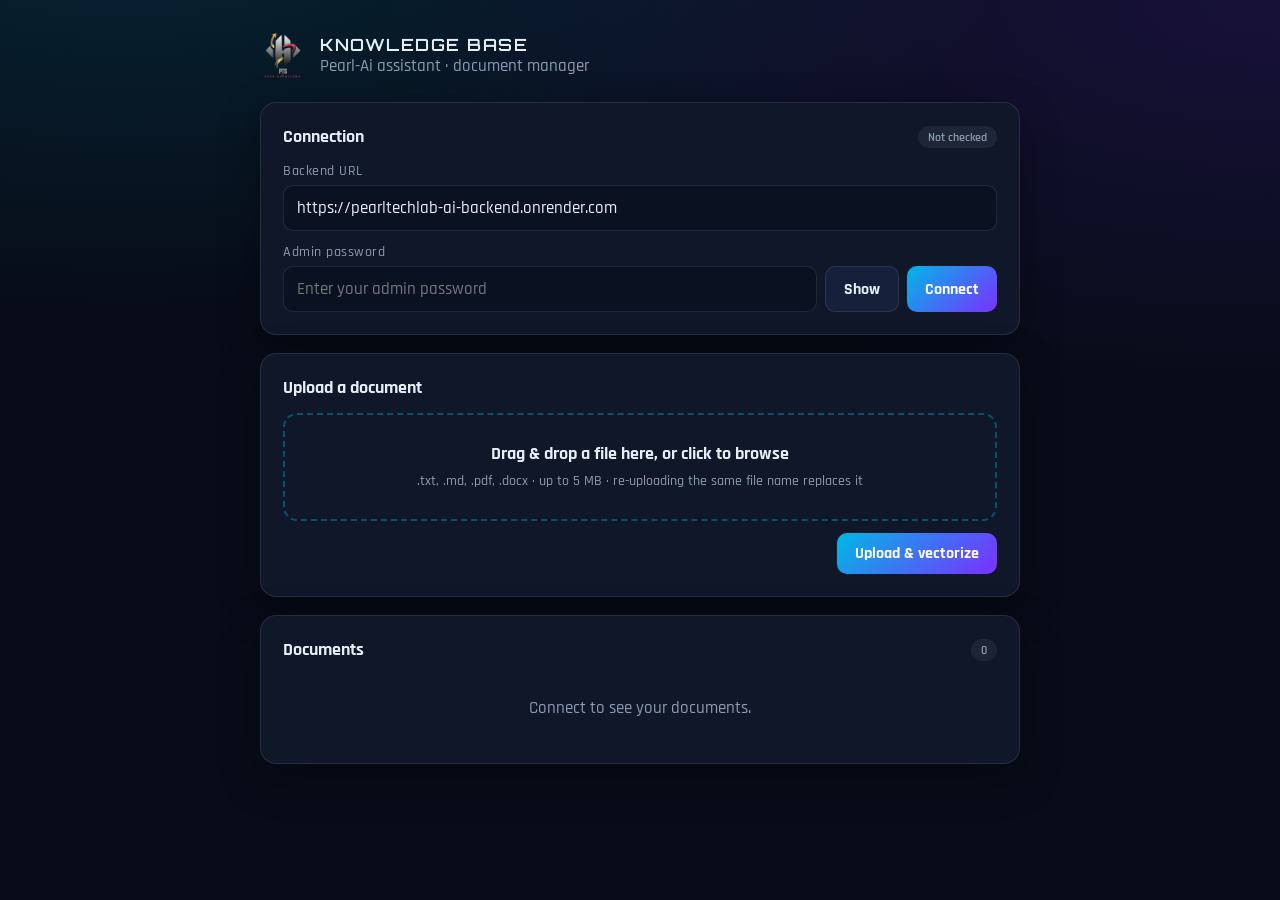
<file: admin.html>
<!DOCTYPE html>
<html lang="en"><head><meta charset="UTF-8"><meta name="viewport" content="width=device-width,initial-scale=1">
<meta name="robots" content="noindex,nofollow"><title>Knowledge Base | Pearl-Ai Admin</title>
<link href="https://fonts.googleapis.com/css2?family=Orbitron:wght@600&family=Rajdhani:wght@500;600;700&display=swap" rel="stylesheet">
<style>
:root{--bg:#070c18;--sf:#0f1729;--bd:rgba(148,163,184,.16);--tx:#e6eef7;--mt:#8a9bb0;--c1:#00d4ff;--c2:#7b2fff}
*{box-sizing:border-box;margin:0}
body{font:500 1.05rem 'Rajdhani',system-ui,sans-serif;background:radial-gradient(900px 400px at 10% -10%,rgba(0,212,255,.12),transparent),radial-gradient(900px 400px at 100% 0,rgba(123,47,255,.14),transparent),var(--bg);color:var(--tx);min-height:100vh;padding:32px 16px 60px}
.wrap{max-width:760px;margin:0 auto}
header{display:flex;align-items:center;gap:14px;margin-bottom:24px}
header img{width:46px;height:46px;object-fit:contain}
h1{font:600 1.05rem 'Orbitron',sans-serif;letter-spacing:1.5px}header p{color:var(--mt)}
.card{background:var(--sf);border:1px solid var(--bd);border-radius:16px;padding:22px;margin-bottom:18px;box-shadow:0 14px 40px rgba(0,0,0,.35)}
h2{font-size:1.15rem;font-weight:700;margin-bottom:14px;display:flex;align-items:center;gap:10px}
h2 .pill{margin-left:auto;font-size:.78rem;font-weight:600;padding:3px 10px;border-radius:999px;background:rgba(255,255,255,.06);color:var(--mt)}
h2 .pill.ok{background:rgba(34,197,94,.15);color:#4ade80}h2 .pill.bad{background:rgba(239,68,68,.15);color:#f87171}
label{display:block;font-size:.85rem;color:var(--mt);margin:12px 0 5px;letter-spacing:.5px}
.field{display:flex;gap:8px}
input[type=text],input[type=password]{width:100%;padding:11px 13px;background:#0a1120;border:1px solid var(--bd);border-radius:10px;color:var(--tx);font:inherit;outline:0}
input:focus{border-color:var(--c1);box-shadow:0 0 0 3px rgba(0,212,255,.12)}
.btn{border:0;border-radius:10px;padding:10px 18px;font:700 1rem 'Rajdhani',sans-serif;cursor:pointer;color:#fff;background:linear-gradient(135deg,#00b8e6,#7b2fff);transition:.2s;white-space:nowrap}
.btn:hover:not(:disabled){transform:translateY(-1px);box-shadow:0 8px 20px rgba(0,184,230,.25)}.btn:disabled{opacity:.5;cursor:not-allowed}
.btn.ghost{background:#16203a;border:1px solid var(--bd);color:var(--tx)}.btn.danger{background:rgba(239,68,68,.14);color:#f87171;padding:5px 12px}
.drop{margin-top:6px;border:2px dashed rgba(0,212,255,.3);border-radius:14px;padding:28px 16px;text-align:center;color:var(--mt);cursor:pointer;transition:.2s}
.drop:hover,.drop.over{border-color:var(--c1);background:rgba(0,212,255,.05);color:var(--tx)}
.drop b{display:block;color:var(--tx);font-size:1.1rem;margin-bottom:4px}.drop small{font-size:.85rem}
.chosen{margin-top:12px;display:flex;align-items:center;gap:10px;justify-content:space-between;flex-wrap:wrap}
.chosen span{color:#7ee7ff;overflow-wrap:anywhere}
table{width:100%;border-collapse:collapse}
th{font-size:.78rem;letter-spacing:1.2px;text-transform:uppercase;color:var(--mt);text-align:left;padding:8px;border-bottom:1px solid var(--bd)}
td{padding:11px 8px;border-bottom:1px solid rgba(148,163,184,.08)}td:last-child,th:last-child{text-align:right}
.empty{text-align:center;color:var(--mt);padding:22px 0}
#toast{position:fixed;left:50%;bottom:26px;transform:translate(-50%,20px);opacity:0;padding:12px 20px;border-radius:12px;background:#16203a;border:1px solid var(--bd);box-shadow:0 12px 30px rgba(0,0,0,.5);transition:.3s;pointer-events:none;max-width:90vw}
#toast.show{opacity:1;transform:translate(-50%,0)}#toast.ok{border-color:#22c55e}#toast.bad{border-color:#ef4444}
@media(max-width:560px){.field{flex-wrap:wrap}.card{padding:16px}}
</style></head><body><div class="wrap">
<header><img src="images/Logo-PTS.png" alt="" onerror="this.style.display='none'"><div><h1>KNOWLEDGE BASE</h1><p>Pearl-Ai assistant &middot; document manager</p></div></header>

<section class="card"><h2>Connection <span class="pill" id="st">Not checked</span></h2>
<label>Backend URL</label><input type="text" id="api" value="https://pearltechlab-ai-backend.onrender.com">
<label>Admin password</label>
<div class="field"><input type="password" id="tok" placeholder="Enter your admin password" autocomplete="off">
<button class="btn ghost" id="eye" type="button">Show</button><button class="btn" id="check" type="button">Connect</button></div></section>

<section class="card"><h2>Upload a document</h2>
<div class="drop" id="drop"><b>Drag &amp; drop a file here, or click to browse</b><small>.txt, .md, .pdf, .docx &middot; up to 5 MB &middot; re-uploading the same file name replaces it</small></div>
<input type="file" id="file" accept=".txt,.md,.pdf,.docx" hidden>
<div class="chosen" id="chosen" hidden><span id="fname"></span><button class="btn" id="up" type="button">Upload &amp; vectorize</button></div></section>

<section class="card"><h2>Documents <span class="pill" id="count">0</span></h2><div id="list"><p class="empty">Connect to see your documents.</p></div></section>
</div><div id="toast"></div>
<script>
const $=i=>document.getElementById(i),esc=s=>String(s).replace(/[&<>"']/g,c=>({'&':'&amp;','<':'&lt;','>':'&gt;','"':'&quot;',"'":'&#39;'}[c]));
const A=()=>$('api').value.trim().replace(/\/$/,''),H=()=>({'X-Admin-Token':$('tok').value});
let file=null,tt;
$('api').value=localStorage.getItem('ai_api')||$('api').value;$('tok').value=sessionStorage.getItem('ai_tok')||'';
function toast(m,t){const e=$('toast');e.textContent=m;e.className='show '+(t||'');clearTimeout(tt);tt=setTimeout(()=>e.className='',3800)}
function pill(t,c){$('st').textContent=t;$('st').className='pill '+(c||'')}
$('eye').onclick=()=>{const p=$('tok').type==='password';$('tok').type=p?'text':'password';$('eye').textContent=p?'Hide':'Show'};
async function connect(){
  localStorage.setItem('ai_api',A());sessionStorage.setItem('ai_tok',$('tok').value);pill('Connecting...');
  try{const h=await fetch(A()+'/health');if(!h.ok)throw 0}catch(e){pill('Unreachable','bad');toast('Cannot reach the backend. If it was idle, wait a minute and retry.','bad');return}
  const ok=await load();pill(ok?'Connected':'Wrong password',ok?'ok':'bad')
}
async function load(){
  try{const r=await fetch(A()+'/documents',{headers:H()});
  if(!r.ok){$('list').innerHTML='<p class="empty">Enter a valid admin password.</p>';$('count').textContent='0';return false}
  const d=await r.json();$('count').textContent=d.length;
  $('list').innerHTML=d.length?'<table><tr><th>File</th><th>Chunks</th><th>Added</th><th></th></tr>'+d.map(x=>`<tr><td>${esc(x.filename)}</td><td>${x.chunks}</td><td>${new Date(x.created_at).toLocaleDateString()}</td><td><button class="btn danger" onclick="del(${+x.id})">Delete</button></td></tr>`).join('')+'</table>':'<p class="empty">No documents yet. Upload your first one above.</p>';
  return true}catch(e){return false}
}
function pick(f){if(!f)return;file=f;$('fname').textContent=f.name+' ('+(f.size/1024).toFixed(0)+' KB)';$('chosen').hidden=false}
$('drop').onclick=()=>$('file').click();$('file').onchange=e=>pick(e.target.files[0]);
['dragover','dragenter'].forEach(v=>$('drop').addEventListener(v,e=>{e.preventDefault();$('drop').classList.add('over')}));
['dragleave','drop'].forEach(v=>$('drop').addEventListener(v,e=>{e.preventDefault();$('drop').classList.remove('over')}));
$('drop').addEventListener('drop',e=>pick(e.dataTransfer.files[0]));
$('up').onclick=async()=>{
  if(!file)return;const b=$('up');b.disabled=true;b.textContent='Creating vectors...';
  try{const fd=new FormData();fd.append('file',file);const r=await fetch(A()+'/upload',{method:'POST',headers:H(),body:fd});const j=await r.json();
  if(r.ok){toast(`Stored "${j.filename}" as ${j.chunks} chunks`,'ok');$('chosen').hidden=true;$('file').value='';file=null;load()}else toast(j.detail||('Error '+r.status),'bad')}
  catch(e){toast('Upload failed. Check the backend URL.','bad')}
  b.disabled=false;b.textContent='Upload & vectorize'
};
async function del(id){if(!confirm('Delete this document and its vectors?'))return;await fetch(A()+'/documents/'+id,{method:'DELETE',headers:H()});toast('Document deleted','ok');load()}
$('check').onclick=connect;$('tok').onkeydown=e=>{if(e.key==='Enter')connect()};if($('tok').value)connect();
</script></body></html>
</file>
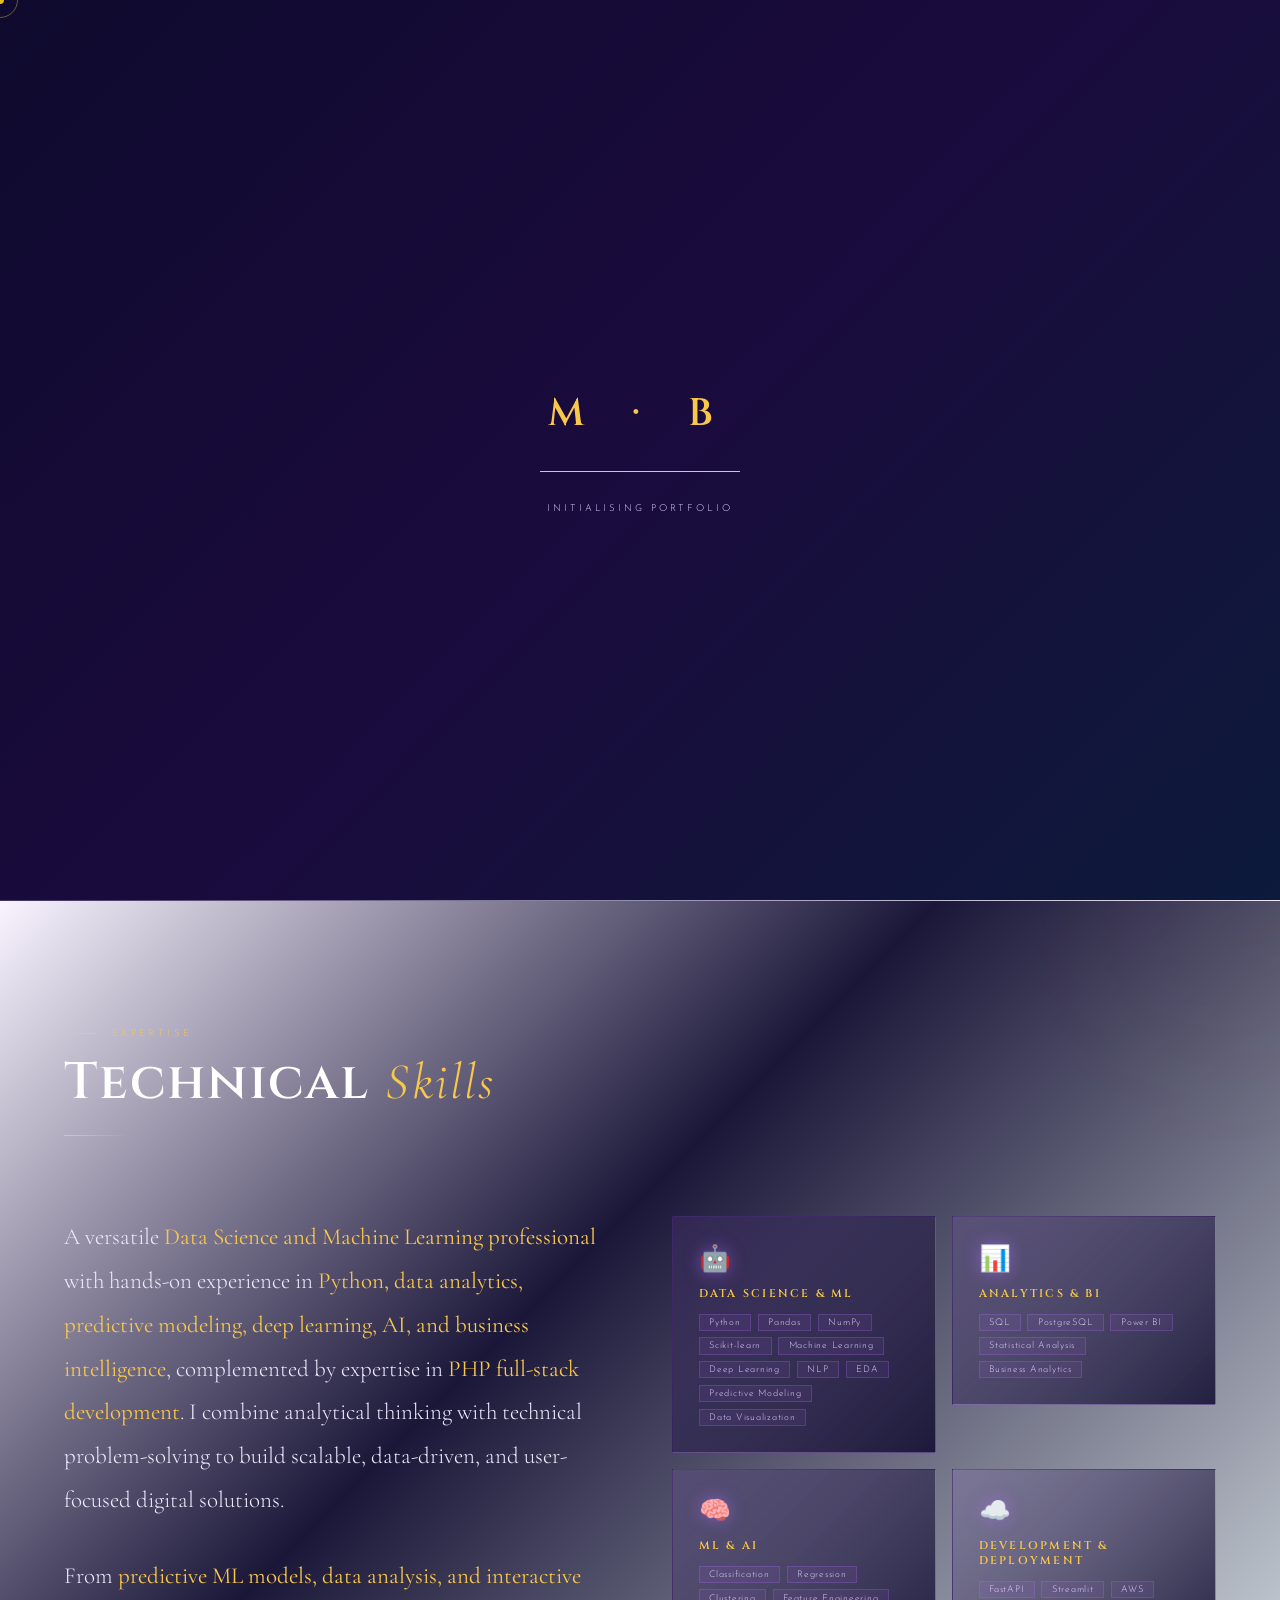
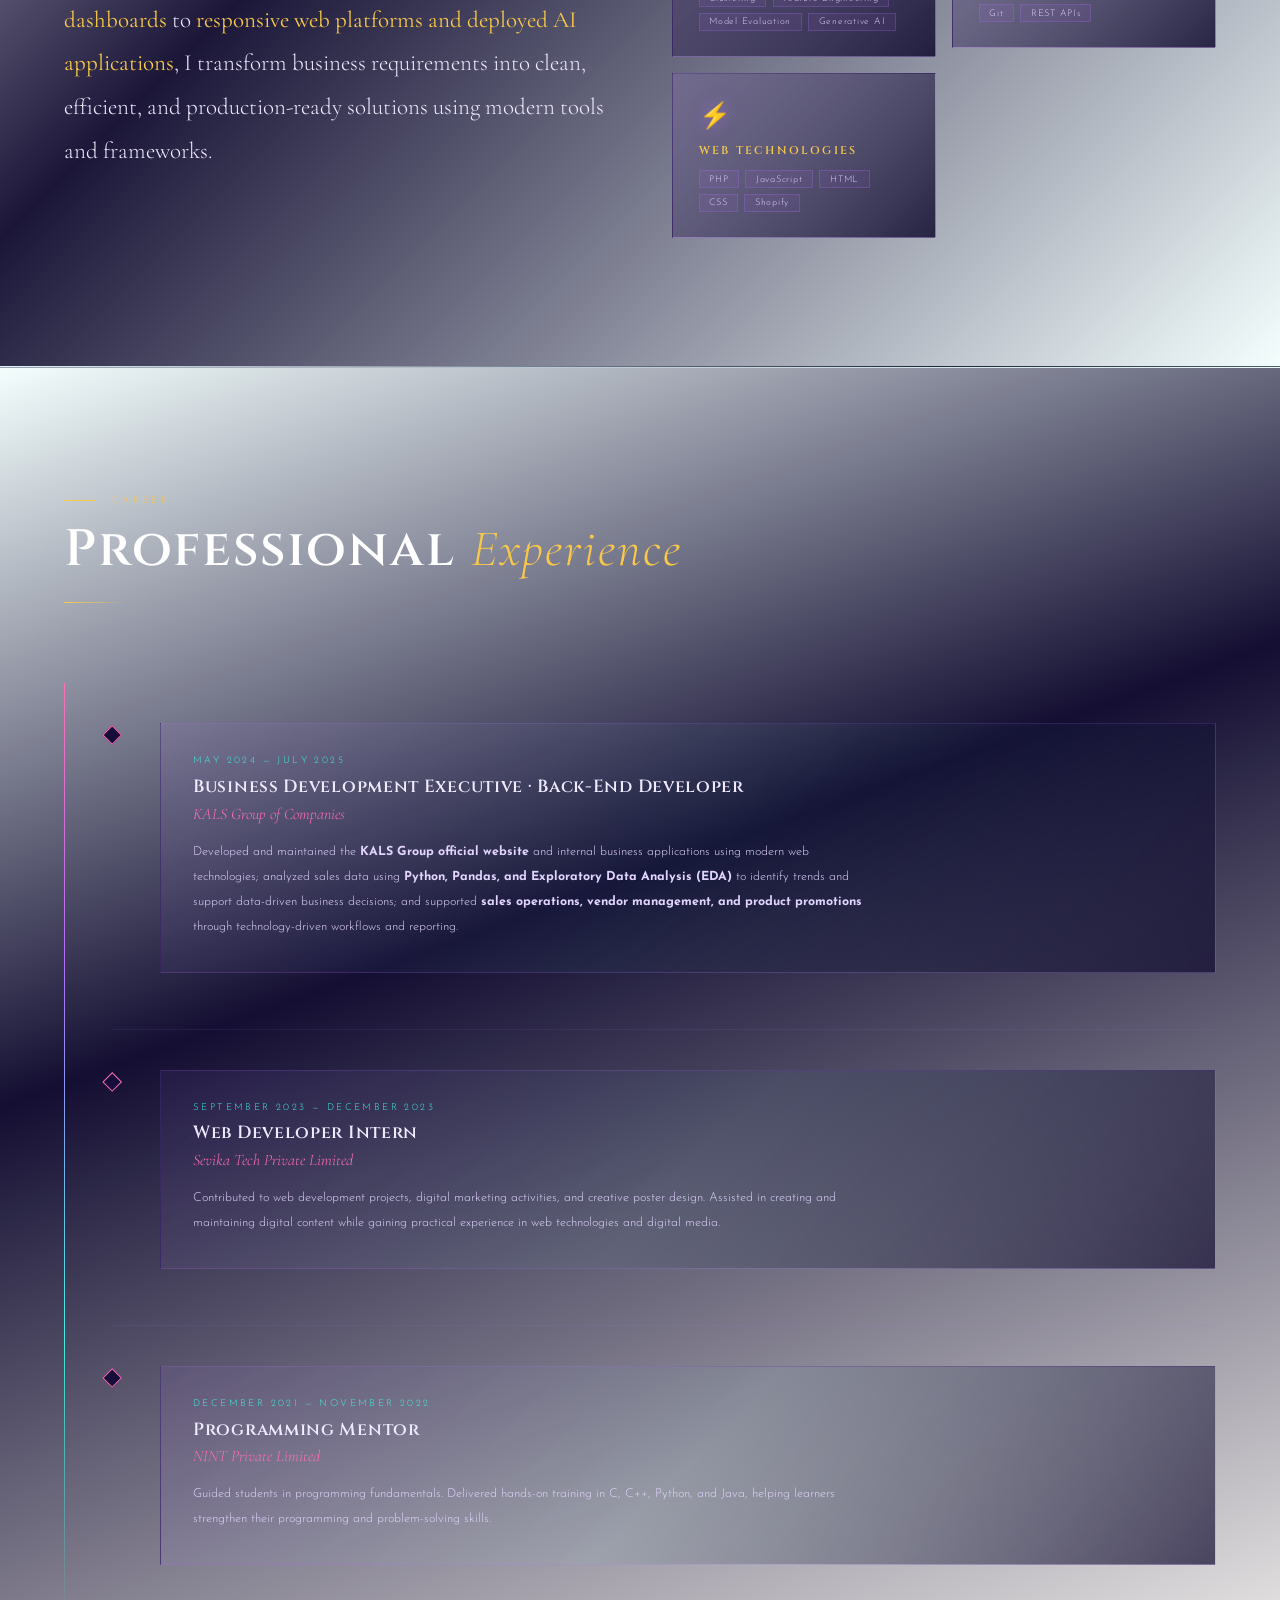
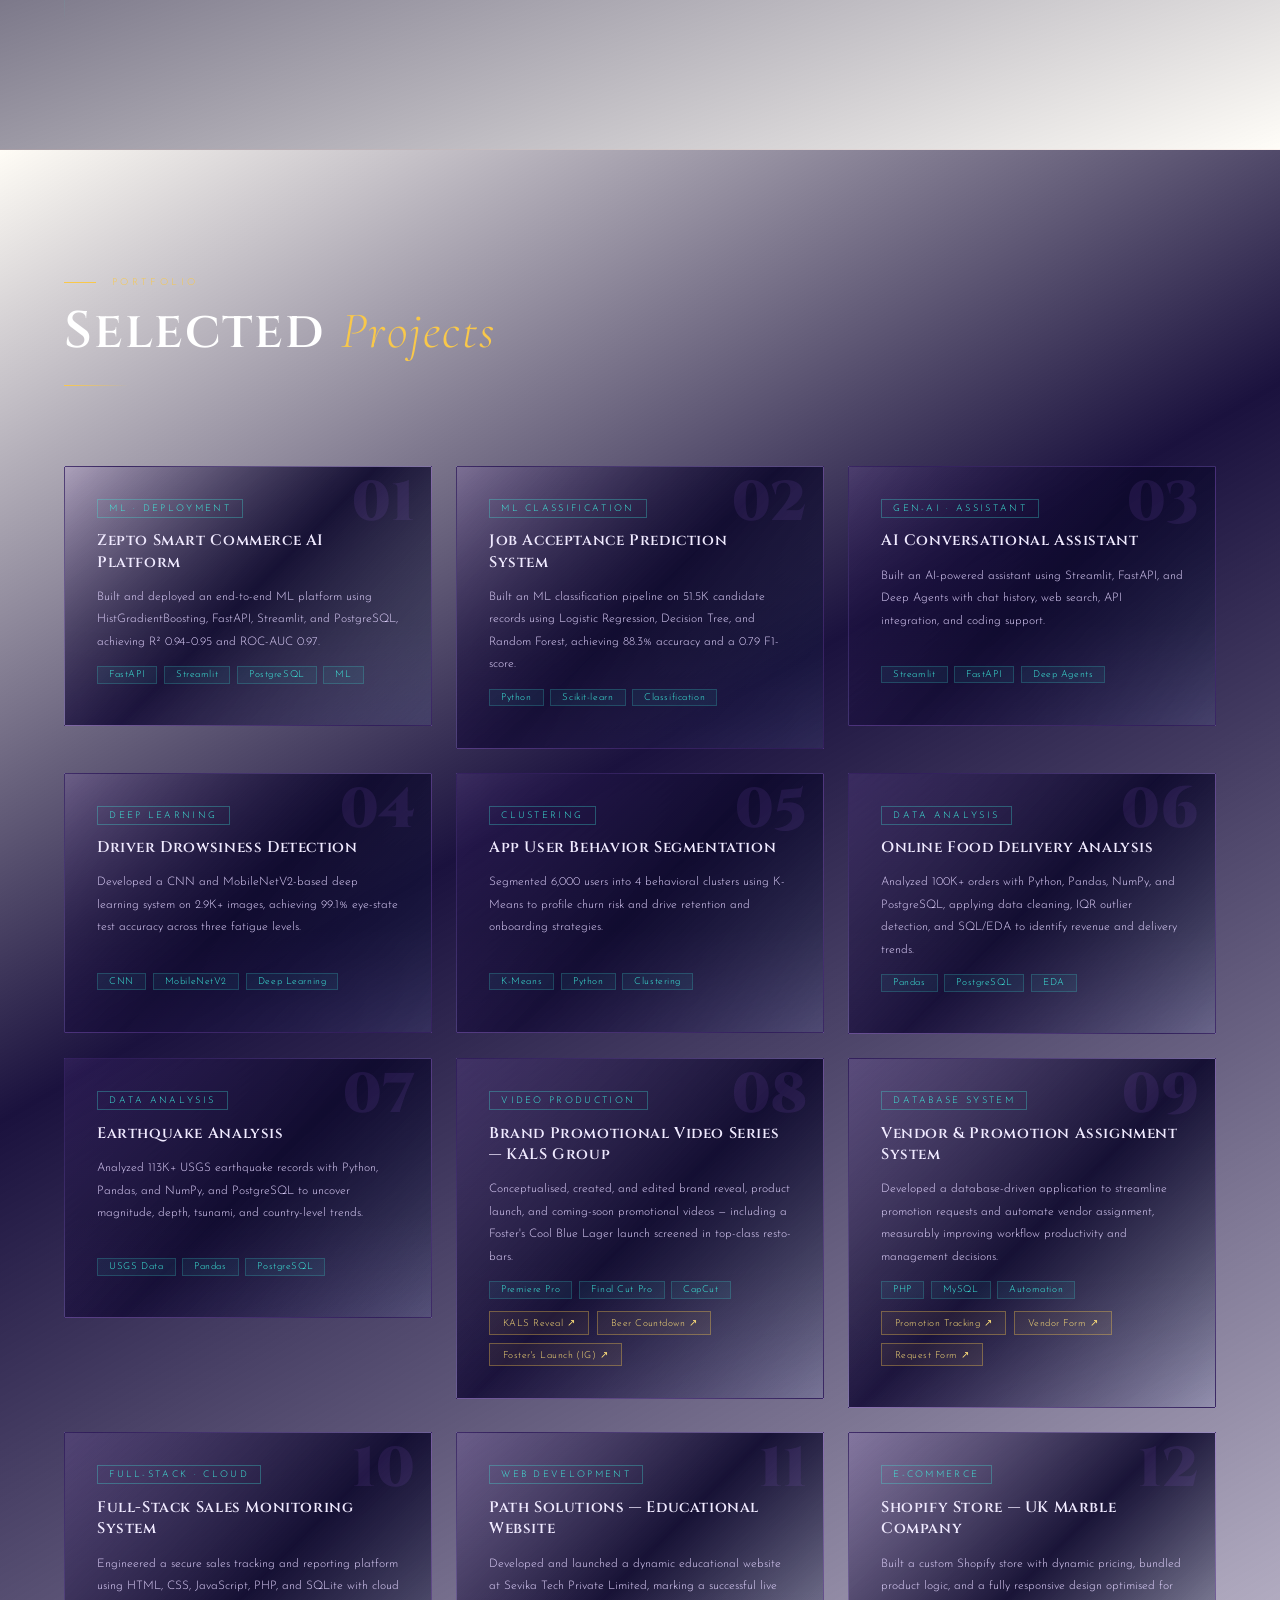
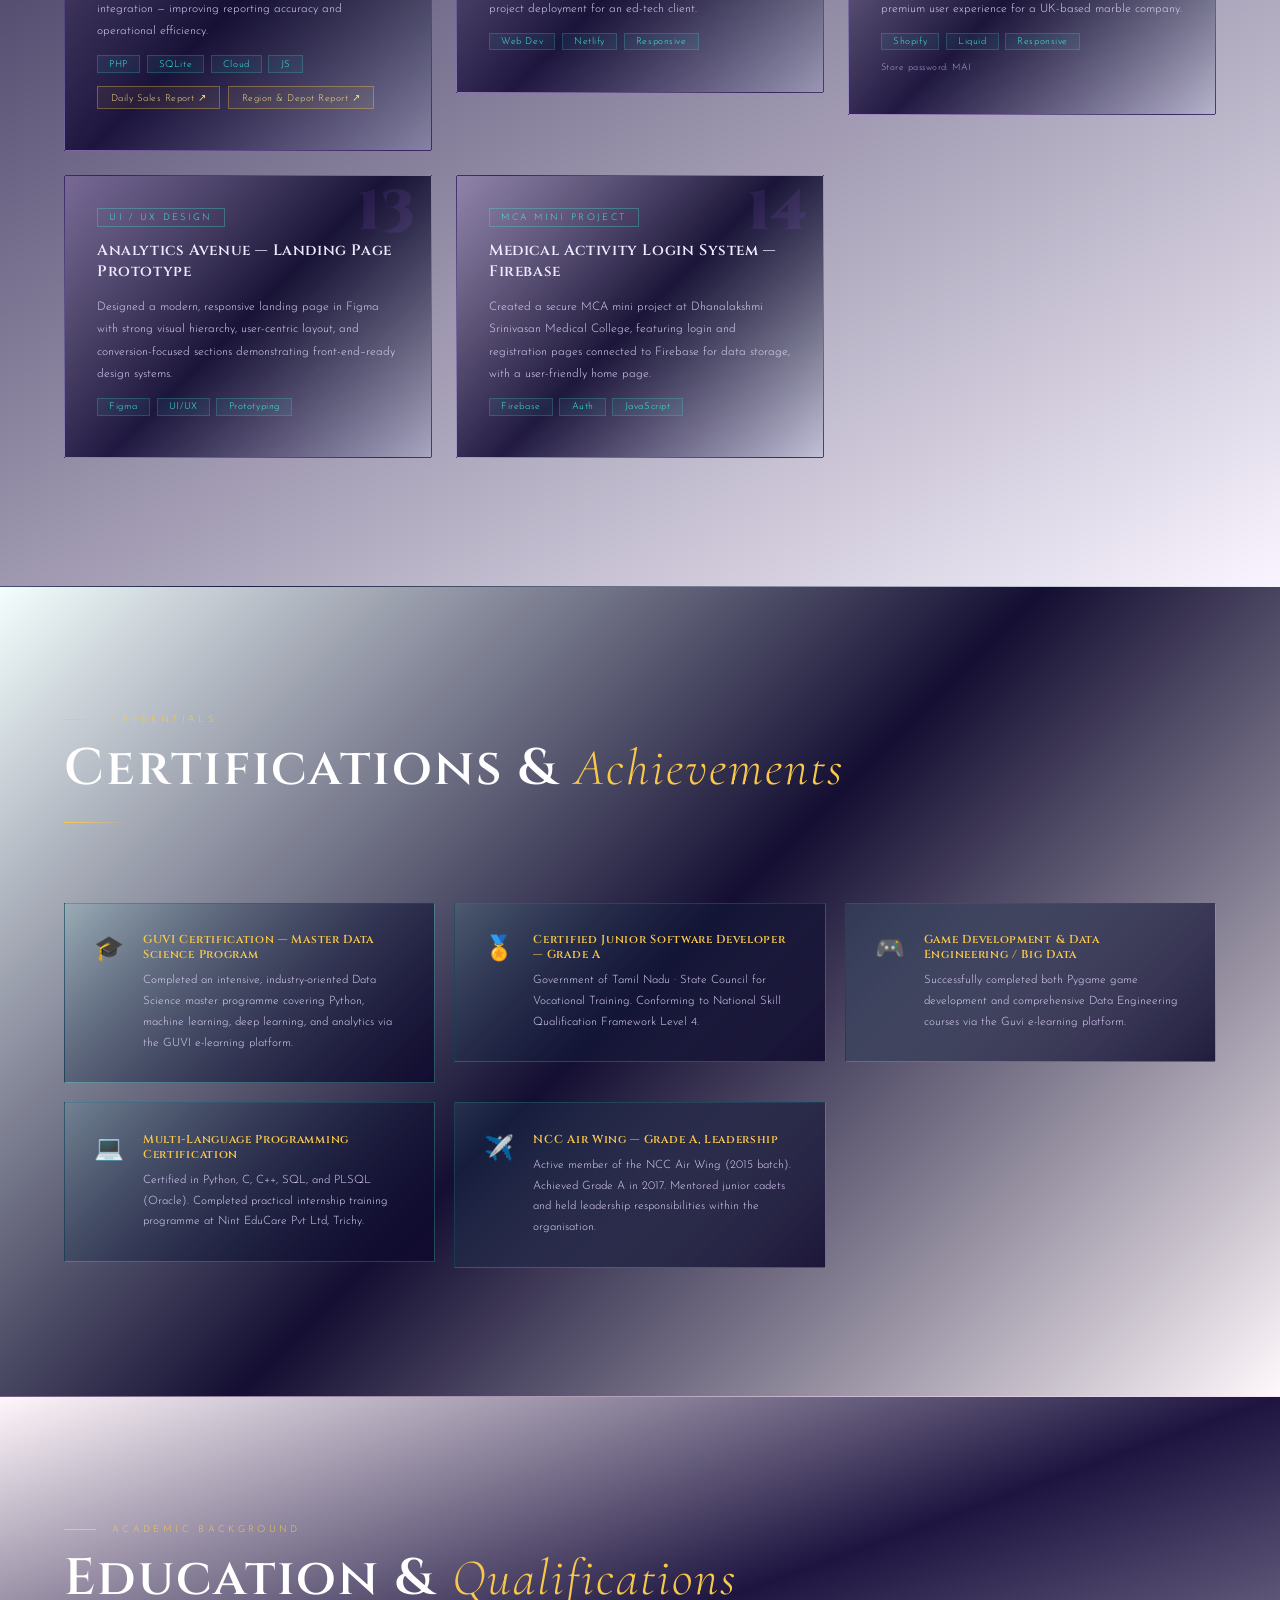
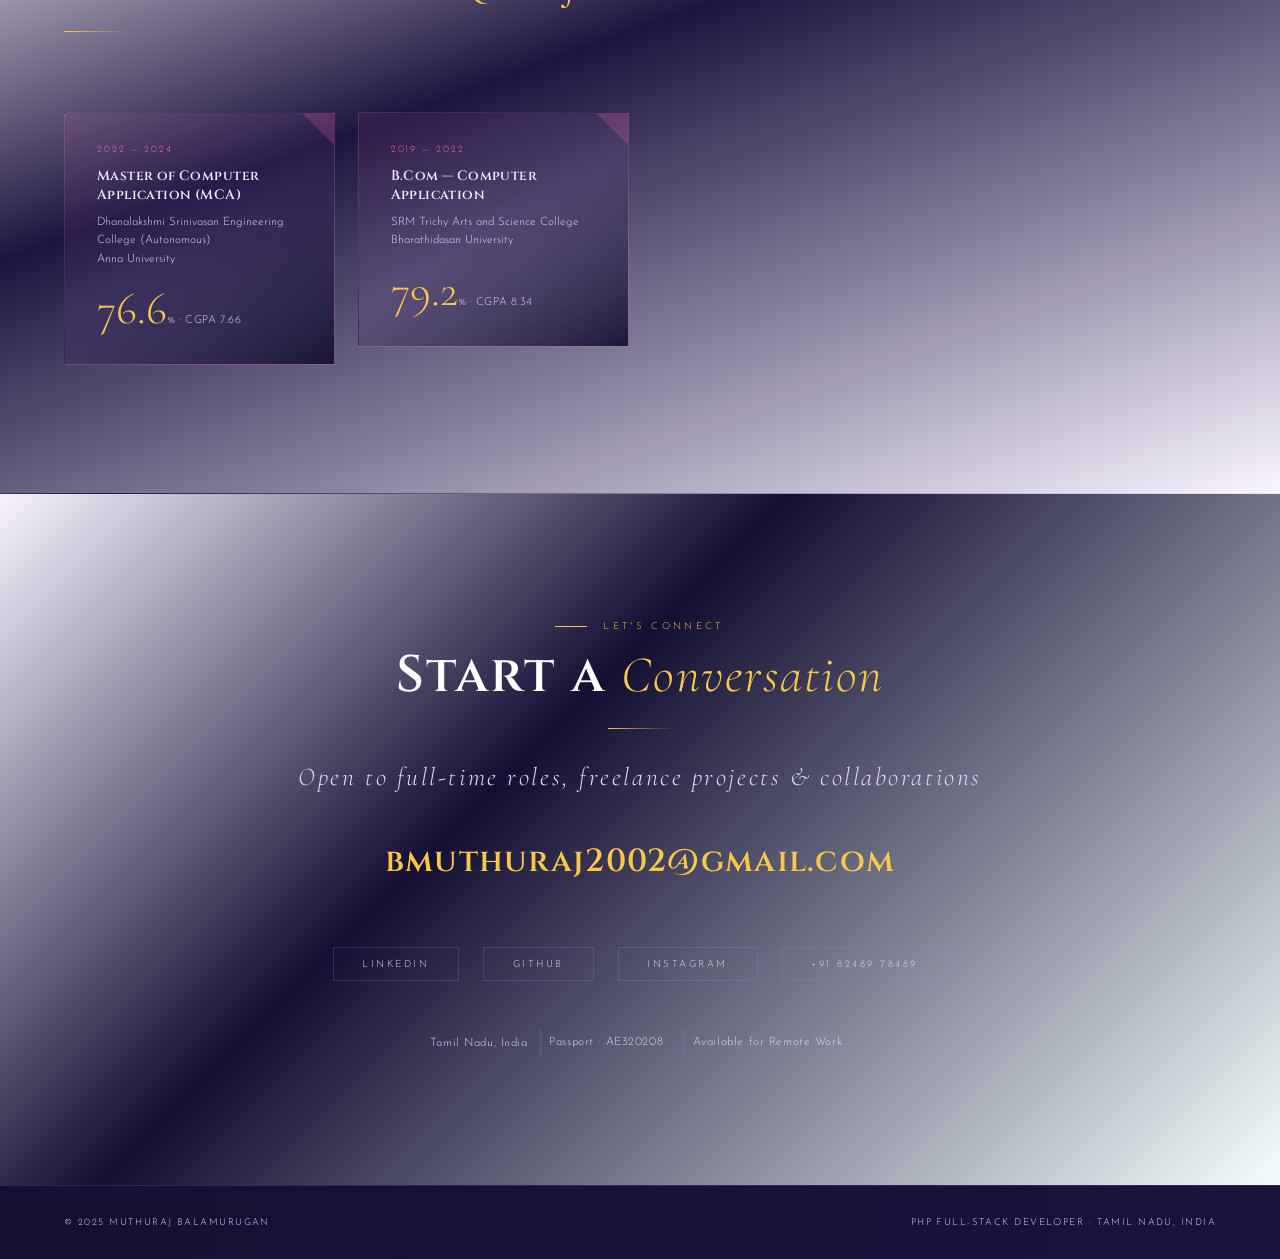
<file: portfolio-index.html>
<!DOCTYPE html>
<html lang="en">
<head>
<meta charset="UTF-8">
<meta name="viewport" content="width=device-width, initial-scale=1.0">
<title>Muthuraj Balamurugan — Portfolio</title>
<link rel="icon" type="image/png" href="images/Logo-PTS.png">
<link href="https://fonts.googleapis.com/css2?family=Cormorant+Garamond:ital,wght@0,300;0,400;0,600;0,700;1,300;1,400&family=Josefin+Sans:wght@100;300;400;600&family=Cinzel:wght@400;600;900&display=swap" rel="stylesheet">
<style>
/* ============================================
   ROOT & RESET
============================================ */
:root {
  --bg:       #0f0a2e;
  --bg2:      #160d3a;
  --navy:     #0a0820;
  --gold:     #f9c84a;
  --gold2:    #ffe07a;
  --gold-dim: rgba(249,200,74,0.18);
  --silver:   #e2d4ff;
  --text:     #f0eaff;
  --muted:    #b8a8e0;
  --border:   rgba(249,200,74,0.22);
  --glow:     rgba(249,200,74,0.08);
  /* colour palette */
  --c-pink:   #ff6eb4;
  --c-cyan:   #3ff0e0;
  --c-violet: #b06cff;
  --c-orange: #ff9f4a;
  --c-lime:   #a3ff6e;
}
*,*::before,*::after{box-sizing:border-box;margin:0;padding:0;}
html{scroll-behavior:smooth;font-size:16px;}
body{
  background:linear-gradient(135deg,#0f0a2e 0%,#1a0b3d 30%,#0d1a3a 60%,#1a0d2e 100%);
  background-attachment:fixed;
  color:var(--text);
  font-family:'Josefin Sans',sans-serif;
  font-weight:300;
  overflow-x:hidden;
  cursor:none;
}
a{text-decoration:none;color:inherit;}
ul{list-style:none;}
::selection{background:var(--gold);color:#000;}

/* ============================================
   CUSTOM CURSOR
============================================ */
#cur-dot{
  position:fixed;width:8px;height:8px;
  background:var(--gold);border-radius:50%;
  pointer-events:none;z-index:9999;
  transform:translate(-50%,-50%);
  transition:transform .1s;
  mix-blend-mode:difference;
}
#cur-ring{
  position:fixed;width:36px;height:36px;
  border:1px solid rgba(201,168,76,.5);
  border-radius:50%;
  pointer-events:none;z-index:9998;
  transform:translate(-50%,-50%);
  transition:all .18s cubic-bezier(.2,.8,.2,1);
}
body:has(a:hover) #cur-ring,
body:has(.card:hover) #cur-ring{
  transform:translate(-50%,-50%) scale(2.2);
  border-color:var(--gold);
}

/* ============================================
   3D CANVAS — STARFIELD
============================================ */
#starfield{
  position:fixed;inset:0;
  z-index:0;pointer-events:none;
}

/* ============================================
   LOADER
============================================ */
#loader{
  position:fixed;inset:0;z-index:9000;
  background:linear-gradient(135deg,#0f0a2e,#1a0b3d,#0d1a3a);
  display:flex;flex-direction:column;
  align-items:center;justify-content:center;
  gap:2rem;
  transition:opacity .8s ease, visibility .8s ease;
}
#loader.hidden{opacity:0;visibility:hidden;}
.loader-name{
  font-family:'Cinzel',serif;
  font-size:clamp(1.4rem,3vw,2.4rem);
  font-weight:600;
  letter-spacing:.5em;
  color:var(--gold);
  animation:pulse 2s ease infinite;
}
.loader-bar-wrap{
  width:200px;height:1px;
  background:rgba(201,168,76,.15);
  overflow:hidden;
}
.loader-bar{
  height:100%;background:var(--gold);
  width:0;
  animation:loadBar 2.2s cubic-bezier(.4,0,.2,1) forwards;
}
.loader-sub{
  font-size:.6rem;letter-spacing:.3em;
  text-transform:uppercase;color:var(--silver);
  animation:fadeIn .5s 1.8s both;
}
@keyframes loadBar{to{width:100%;}}
@keyframes pulse{0%,100%{opacity:.7;}50%{opacity:1;}}
@keyframes fadeIn{from{opacity:0;}to{opacity:1;}}

/* ============================================
   NAV
============================================ */
nav{
  position:fixed;top:0;left:0;right:0;
  z-index:500;
  display:flex;align-items:center;justify-content:space-between;
  padding:1.6rem 5vw;
  background:rgba(15,10,46,.75);
  backdrop-filter:blur(24px);
  border-bottom:1px solid rgba(249,200,74,.2);
  transform:translateY(-100%);
  animation:slideDown .6s 2.4s cubic-bezier(.2,.8,.2,1) forwards;
}
@keyframes slideDown{to{transform:translateY(0);}}
.nav-logo{
  font-family:'Cinzel',serif;
  font-size:1rem;font-weight:600;
  letter-spacing:.3em;color:var(--gold);
}
.nav-links{
  display:flex;gap:3rem;
}
.nav-links a{
  font-size:.65rem;font-weight:400;
  letter-spacing:.25em;text-transform:uppercase;
  color:var(--silver);
  position:relative;
  transition:color .3s;
}
.nav-links a::after{
  content:'';position:absolute;
  bottom:-4px;left:0;width:0;height:1px;
  background:var(--gold);transition:width .35s;
}
.nav-links a:hover{color:var(--gold);}
.nav-links a:hover::after{width:100%;}
.nav-cta{
  padding:.5rem 1.4rem;
  border:1px solid var(--gold);
  font-size:.6rem;letter-spacing:.25em;
  text-transform:uppercase;color:var(--gold);
  transition:all .3s;
  font-family:'Josefin Sans',sans-serif;
}
.nav-cta:hover{background:var(--gold);color:#000;}

/* ============================================
   HERO
============================================ */
#hero{
  position:relative;
  min-height:100vh;
  display:flex;align-items:center;
  padding:0 5vw;
  overflow:hidden;
  z-index:1;
  background:radial-gradient(ellipse at 70% 50%,rgba(176,108,255,.12) 0%,transparent 60%),
             radial-gradient(ellipse at 20% 80%,rgba(63,240,224,.08) 0%,transparent 50%),
             radial-gradient(ellipse at 10% 20%,rgba(249,200,74,.06) 0%,transparent 40%);
}

/* 3D rotating geometric frame */
.hero-3d-scene{
  position:absolute;right:5vw;top:50%;
  transform:translateY(-50%);
  width:min(520px,45vw);
  height:min(520px,45vw);
  perspective:900px;
  z-index:0;
}
.cube-wrap{
  width:100%;height:100%;
  position:relative;
  transform-style:preserve-3d;
  animation:rotateCube 20s linear infinite;
}
@keyframes rotateCube{
  from{transform:rotateX(15deg) rotateY(0deg);}
  to{transform:rotateX(15deg) rotateY(360deg);}
}
.cube-ring{
  position:absolute;inset:0;
  border-radius:50%;
  border:1px solid var(--gold);
  opacity:.25;
  transform-style:preserve-3d;
}
.cube-ring:nth-child(1){transform:rotateX(0deg);}
.cube-ring:nth-child(2){transform:rotateX(60deg);opacity:.15;}
.cube-ring:nth-child(3){transform:rotateX(120deg);opacity:.1;}
.cube-ring:nth-child(4){
  width:70%;height:70%;
  top:15%;left:15%;
  transform:rotateX(30deg) rotateY(45deg);
  opacity:.3;border-color:var(--silver);
}
.cube-ring:nth-child(5){
  width:40%;height:40%;
  top:30%;left:30%;
  transform:rotateX(90deg);
  opacity:.4;
}

/* Inner glow sphere */
.hero-glow-sphere{
  position:absolute;
  width:min(350px,30vw);height:min(350px,30vw);
  right:calc(5vw + min(520px,45vw)/2 - min(350px,30vw)/2);
  top:50%;transform:translateY(-50%);
  border-radius:50%;
  background:radial-gradient(circle at 35% 35%,
    rgba(176,108,255,.25) 0%,
    rgba(63,240,224,.12) 40%,
    rgba(249,200,74,.06) 70%,
    transparent 90%);
  border:1px solid rgba(176,108,255,.25);
  box-shadow:0 0 80px rgba(176,108,255,.15),
             0 0 40px rgba(63,240,224,.1),
             inset 0 0 80px rgba(176,108,255,.08);
  animation:spherePulse 6s ease-in-out infinite;
  z-index:0;
}
@keyframes spherePulse{
  0%,100%{box-shadow:0 0 80px rgba(176,108,255,.15),0 0 40px rgba(63,240,224,.1),inset 0 0 80px rgba(176,108,255,.08);}
  50%{box-shadow:0 0 140px rgba(176,108,255,.25),0 0 80px rgba(63,240,224,.18),inset 0 0 120px rgba(176,108,255,.15);}
}

/* Floating particles in hero */
.hero-particles{
  position:absolute;inset:0;pointer-events:none;z-index:0;
}
.hp{
  position:absolute;width:2px;height:2px;
  background:var(--c-pink);border-radius:50%;
  animation:floatP var(--dur,8s) var(--delay,0s) ease-in-out infinite;
  opacity:0;
}
.hp:nth-child(3n){background:var(--c-cyan);}
.hp:nth-child(5n){background:var(--gold);}
.hp:nth-child(7n){background:var(--c-violet);}
@keyframes floatP{
  0%{opacity:0;transform:translateY(0) scale(0);}
  20%{opacity:.6;}
  80%{opacity:.4;}
  100%{opacity:0;transform:translateY(-120px) scale(1);}
}

.hero-content{
  position:relative;z-index:2;
  max-width:600px;
}
.hero-eyebrow{
  font-size:.6rem;letter-spacing:.4em;
  text-transform:uppercase;color:var(--gold);
  display:flex;align-items:center;gap:1.2rem;
  margin-bottom:2rem;
  opacity:0;animation:fadeUp .8s 2.5s both;
}
.hero-eyebrow::before{
  content:'';width:2.5rem;height:1px;background:var(--gold);
}
.hero-title{
  font-family:'Cinzel',serif;
  font-size:clamp(2.6rem,5.5vw,5.5rem);
  font-weight:900;
  line-height:1.0;
  letter-spacing:.02em;
  color:#fff;
  margin-bottom:.5rem;
  opacity:0;animation:fadeUp .9s 2.65s both;
}
.hero-title .gold{color:var(--gold);}
.hero-subtitle-line{
  font-family:'Cormorant Garamond',serif;
  font-style:italic;
  font-size:clamp(1.1rem,2.2vw,2rem);
  font-weight:300;
  color:var(--silver);
  margin-bottom:2.5rem;
  letter-spacing:.08em;
  opacity:0;animation:fadeUp .9s 2.8s both;
}
.hero-desc{
  font-size:.8rem;font-weight:300;
  line-height:2;color:var(--silver);
  max-width:440px;
  margin-bottom:3rem;
  opacity:0;animation:fadeUp .9s 2.95s both;
}
.hero-stats{
  display:flex;gap:3rem;
  margin-bottom:3rem;
  opacity:0;animation:fadeUp .9s 3.1s both;
}
.hstat-num{
  font-family:'Cinzel',serif;
  font-size:2.2rem;font-weight:600;
  color:var(--gold);display:block;
  line-height:1;
}
.hstat-label{
  font-size:.6rem;letter-spacing:.2em;
  text-transform:uppercase;color:var(--silver);
  margin-top:.4rem;display:block;
}
.hero-cta{
  display:flex;gap:1.2rem;align-items:center;
  opacity:0;animation:fadeUp .9s 3.25s both;
}
.btn-gold{
  padding:.9rem 2.2rem;
  background:var(--gold);color:#050810;
  font-family:'Josefin Sans',sans-serif;
  font-size:.65rem;font-weight:600;
  letter-spacing:.2em;text-transform:uppercase;
  border:none;cursor:none;
  position:relative;overflow:hidden;
  transition:all .35s;
}
.btn-gold::before{
  content:'';position:absolute;
  inset:0;background:#fff;
  transform:translateX(-100%) skewX(-15deg);
  transition:transform .4s;
  mix-blend-mode:overlay;
}
.btn-gold:hover::before{transform:translateX(110%) skewX(-15deg);}
.btn-ghost{
  padding:.9rem 2.2rem;
  border:1px solid var(--border);
  font-size:.65rem;letter-spacing:.2em;
  text-transform:uppercase;color:var(--silver);
  cursor:none;transition:all .35s;
  font-family:'Josefin Sans',sans-serif;
}
.btn-ghost:hover{border-color:var(--gold);color:var(--gold);}
.hero-scroll{
  position:absolute;bottom:3rem;left:50%;transform:translateX(-50%);
  display:flex;flex-direction:column;align-items:center;gap:.8rem;
  font-size:.55rem;letter-spacing:.3em;text-transform:uppercase;
  color:var(--silver);z-index:2;
  opacity:0;animation:fadeIn 1s 3.5s both;
}
.scroll-bar{
  width:1px;height:3rem;
  background:linear-gradient(to bottom,var(--gold),transparent);
  position:relative;overflow:hidden;
}
.scroll-bar::after{
  content:'';position:absolute;
  top:-100%;left:0;width:100%;height:100%;
  background:linear-gradient(to bottom,transparent,var(--gold),transparent);
  animation:scrollTrail 2s ease-in-out infinite;
}
@keyframes scrollTrail{
  0%{top:-100%;}100%{top:200%;}
}
@keyframes fadeUp{
  from{opacity:0;transform:translateY(30px);}
  to{opacity:1;transform:translateY(0);}
}

/* ============================================
   SECTION COMMON
============================================ */
section{
  position:relative;z-index:1;
  padding:8rem 5vw;
}
.sec-header{
  margin-bottom:5rem;
}
.sec-label{
  font-size:.6rem;letter-spacing:.35em;
  text-transform:uppercase;color:var(--gold);
  display:flex;align-items:center;gap:1rem;
  margin-bottom:1rem;
}
.sec-label::before{
  content:'';width:2rem;height:1px;background:var(--gold);
}
.sec-title{
  font-family:'Cinzel',serif;
  font-size:clamp(2rem,4vw,3.5rem);
  font-weight:600;
  letter-spacing:.04em;
  line-height:1.1;
  color:#fff;
}
.sec-title em{
  font-family:'Cormorant Garamond',serif;
  font-style:italic;font-weight:300;
  color:var(--gold);
}
.sec-divider{
  width:4rem;height:1px;
  background:linear-gradient(90deg,var(--gold),transparent);
  margin-top:1.5rem;
}

/* ============================================
   REVEAL ANIMATION
============================================ */
.reveal{
  opacity:0;transform:translateY(50px) rotateX(8deg);
  transform-origin:top center;
  transition:opacity .8s cubic-bezier(.2,.8,.2,1),
             transform .8s cubic-bezier(.2,.8,.2,1);
}
.reveal.on{opacity:1;transform:translateY(0) rotateX(0deg);}
.reveal-l{
  opacity:0;transform:translateX(-50px);
  transition:opacity .9s .1s cubic-bezier(.2,.8,.2,1),
             transform .9s .1s cubic-bezier(.2,.8,.2,1);
}
.reveal-l.on{opacity:1;transform:translateX(0);}
.d1{transition-delay:.1s!important;}
.d2{transition-delay:.2s!important;}
.d3{transition-delay:.3s!important;}
.d4{transition-delay:.4s!important;}
.d5{transition-delay:.5s!important;}

/* ============================================
   ABOUT / SKILLS — #skills
============================================ */
#skills{
  background:linear-gradient(135deg,rgba(176,108,255,.08) 0%,rgba(15,10,46,.95) 40%,rgba(63,240,224,.06) 100%);
  border-top:1px solid rgba(176,108,255,.12);
  border-bottom:1px solid rgba(63,240,224,.08);
}

.skills-layout{
  display:grid;
  grid-template-columns:1fr 1fr;
  gap:5vw;
  align-items:start;
}
.skills-intro{
  font-family:'Cormorant Garamond',serif;
  font-size:clamp(1.1rem,1.8vw,1.5rem);
  font-weight:300;line-height:1.9;
  color:var(--text);
  margin-bottom:2rem;
}
.skills-intro strong{color:var(--gold);font-weight:400;}

.skills-3d-grid{
  display:grid;
  grid-template-columns:1fr 1fr;
  gap:1rem;
}
.skill-card{
  perspective:600px;
  cursor:none;
}
.skill-card-inner{
  background:linear-gradient(135deg,rgba(176,108,255,.1),rgba(15,10,46,.85));
  border:1px solid rgba(176,108,255,.2);
  padding:1.6rem;
  position:relative;
  overflow:hidden;
  transition:transform .5s cubic-bezier(.2,.8,.2,1),
             box-shadow .5s;
  transform-style:preserve-3d;
}
.skill-card:hover .skill-card-inner{
  transform:rotateX(-4deg) rotateY(4deg) translateZ(8px);
  box-shadow:0 20px 60px rgba(176,108,255,.25),
             0 0 0 1px rgba(249,200,74,.4),
             0 0 30px rgba(63,240,224,.1);
}
.skill-card-inner::before{
  content:'';position:absolute;
  top:0;left:-100%;
  width:60%;height:100%;
  background:linear-gradient(90deg,transparent,rgba(176,108,255,.1),transparent);
  transition:left .5s;
}
.skill-card:hover .skill-card-inner::before{left:150%;}
.skill-icon-3d{
  font-size:1.6rem;margin-bottom:.8rem;
  display:block;
  filter:drop-shadow(0 0 8px rgba(176,108,255,.5));
}
.skill-name{
  font-family:'Cinzel',serif;
  font-size:.7rem;letter-spacing:.2em;
  font-weight:600;color:var(--gold);
  margin-bottom:.8rem;text-transform:uppercase;
}
.skill-tags-wrap{
  display:flex;flex-wrap:wrap;gap:.4rem;
}
.stag{
  font-size:.58rem;letter-spacing:.08em;
  padding:.2rem .6rem;
  border:1px solid rgba(176,108,255,.25);
  color:var(--silver);
  background:rgba(176,108,255,.08);
}

/* ============================================
   EXPERIENCE — #experience
============================================ */
#experience{
  background:linear-gradient(160deg,rgba(63,240,224,.06) 0%,rgba(15,10,46,.98) 40%,rgba(249,200,74,.04) 100%);
  border-top:1px solid rgba(63,240,224,.1);
}

.exp-timeline{
  position:relative;
  padding-left:3rem;
}
.exp-timeline::before{
  content:'';position:absolute;
  left:0;top:0;bottom:0;width:1px;
  background:linear-gradient(to bottom,
    var(--c-pink) 0%,
    var(--c-violet) 30%,
    var(--c-cyan) 70%,
    transparent 100%);
}

.exp-item{
  position:relative;
  padding:2.5rem 0 3.5rem 3rem;
  border-bottom:1px solid rgba(176,108,255,.1);
  perspective:800px;
}
.exp-item:last-child{border-bottom:none;}
.exp-diamond{
  position:absolute;
  left:-0.45rem;top:2.8rem;
  width:.9rem;height:.9rem;
  background:var(--bg2);
  border:1px solid var(--c-pink);
  transform:rotate(45deg);
  transition:all .4s;
}
.exp-item:hover .exp-diamond{
  background:var(--c-pink);
  box-shadow:0 0 20px rgba(255,110,180,.6);
  transform:rotate(45deg) scale(1.3);
}
.exp-3d-card{
  background:linear-gradient(135deg,rgba(176,108,255,.08),rgba(63,240,224,.04),rgba(15,10,46,.7));
  border:1px solid rgba(176,108,255,.2);
  padding:2rem;
  transition:transform .5s cubic-bezier(.2,.8,.2,1),
             box-shadow .5s;
  transform-style:preserve-3d;
}
.exp-item:hover .exp-3d-card{
  transform:rotateX(-2deg) rotateY(2deg) translateZ(6px);
  box-shadow:0 20px 50px rgba(176,108,255,.2),
             0 0 0 1px rgba(249,200,74,.25);
}
.exp-period{
  font-size:.6rem;letter-spacing:.25em;
  text-transform:uppercase;color:var(--c-cyan);
  margin-bottom:.6rem;
}
.exp-role{
  font-family:'Cinzel',serif;
  font-size:1.1rem;font-weight:600;
  letter-spacing:.04em;color:var(--text);
  margin-bottom:.3rem;
}
.exp-company{
  font-family:'Cormorant Garamond',serif;
  font-size:1rem;font-style:italic;
  color:var(--c-pink);margin-bottom:1rem;
}
.exp-desc{
  font-size:.78rem;line-height:2;
  color:var(--silver);max-width:680px;
}

/* ============================================
   PROJECTS — #projects
============================================ */
#projects{
  background:linear-gradient(150deg,rgba(249,200,74,.05) 0%,rgba(22,13,58,.98) 35%,rgba(176,108,255,.07) 100%);
  border-top:1px solid rgba(249,200,74,.1);
}

.projects-3d-grid{
  display:grid;
  grid-template-columns:repeat(auto-fill,minmax(320px,1fr));
  gap:1.5rem;
}
.proj-card{
  perspective:800px;cursor:none;
  position:relative;
}
.proj-card-body{
  background:linear-gradient(135deg,rgba(176,108,255,.1),rgba(15,10,46,.92),rgba(63,240,224,.04));
  border:1px solid rgba(176,108,255,.2);
  padding:2rem;
  position:relative;overflow:hidden;
  transform-style:preserve-3d;
  transition:transform .5s cubic-bezier(.15,.8,.2,1),
             box-shadow .5s,border-color .5s;
  min-height:260px;
  display:flex;flex-direction:column;
  gap:.8rem;
}
.proj-card:hover .proj-card-body{
  transform:rotateX(-5deg) rotateY(5deg) translateZ(12px);
  box-shadow:
    20px 30px 80px rgba(176,108,255,.25),
    0 0 0 1px rgba(249,200,74,.4),
    0 0 40px rgba(63,240,224,.1);
  border-color:rgba(249,200,74,.4);
}

/* Layered depth planes for 3D illusion */
.proj-card-body::before{
  content:'';
  position:absolute;bottom:0;right:0;
  width:100%;height:40%;
  background:linear-gradient(to top,rgba(176,108,255,.05),transparent);
  pointer-events:none;
}
.proj-card-body::after{
  content:'';
  position:absolute;top:-1px;left:-1px;right:-1px;
  height:2px;
  background:linear-gradient(90deg,transparent,var(--c-cyan),var(--gold),transparent);
  opacity:0;transition:opacity .4s;
}
.proj-card:hover .proj-card-body::after{opacity:1;}

.proj-num{
  font-family:'Cinzel',serif;
  font-size:3.5rem;font-weight:900;
  color:rgba(176,108,255,.1);
  position:absolute;top:.5rem;right:1rem;
  line-height:1;user-select:none;
  transition:transform .5s;
  transform-style:preserve-3d;
}
.proj-card:hover .proj-num{
  transform:translateZ(20px);
  color:rgba(176,108,255,.2);
}
.proj-type{
  font-size:.58rem;letter-spacing:.25em;
  text-transform:uppercase;
  color:var(--c-cyan);
  border:1px solid rgba(63,240,224,.3);
  padding:.25rem .7rem;display:inline-block;
  width:fit-content;
  position:relative;z-index:1;
}
.proj-title{
  font-family:'Cinzel',serif;
  font-size:.95rem;font-weight:600;
  letter-spacing:.04em;color:var(--text);
  line-height:1.4;
  position:relative;z-index:1;
  transition:transform .5s;
  transform-style:preserve-3d;
}
.proj-card:hover .proj-title{transform:translateZ(8px);}
.proj-desc{
  font-size:.74rem;line-height:1.9;
  color:var(--silver);flex:1;
  position:relative;z-index:1;
}
.proj-chips{
  display:flex;flex-wrap:wrap;gap:.4rem;
  position:relative;z-index:1;
  margin-top:auto;
}
.chip{
  font-size:.6rem;letter-spacing:.06em;
  padding:.2rem .7rem;
  background:rgba(63,240,224,.06);
  border:1px solid rgba(63,240,224,.2);
  color:var(--c-cyan);
}

/* -------- clickable project cards -------- */
.proj-card[data-link]{cursor:pointer;}
.proj-card[data-link] .proj-card-body{padding-bottom:2.6rem;}
.proj-links{
  display:flex;flex-wrap:wrap;gap:.5rem;
  position:relative;z-index:2;
}
.proj-link{
  font-size:.6rem;letter-spacing:.05em;
  padding:.32rem .8rem;
  border:1px solid rgba(249,200,74,.35);
  color:var(--gold2);
  background:rgba(249,200,74,.06);
  transition:all .3s;
  display:inline-flex;align-items:center;gap:.3rem;
  cursor:pointer;
}
.proj-link:hover{background:var(--gold);color:#000;border-color:var(--gold);}
.proj-pass{
  font-size:.58rem;letter-spacing:.05em;
  color:var(--muted);
  position:relative;z-index:1;
}
.proj-view-hint{
  position:absolute;bottom:.9rem;right:1.2rem;
  font-size:.58rem;letter-spacing:.15em;
  text-transform:uppercase;color:var(--c-cyan);
  opacity:0;transform:translateX(-6px);
  transition:all .35s;z-index:2;
}
.proj-card[data-link]:hover .proj-view-hint{opacity:1;transform:translateX(0);}
.proj-locked-tag{
  font-size:.58rem;letter-spacing:.15em;
  text-transform:uppercase;color:var(--muted);
  position:relative;z-index:1;margin-top:auto;
}

/* ============================================
   CERTIFICATIONS — #certifications
============================================ */
#certifications{
  background:linear-gradient(135deg,rgba(63,240,224,.06) 0%,rgba(15,10,46,.98) 50%,rgba(255,110,180,.05) 100%);
  border-top:1px solid rgba(63,240,224,.08);
}

.certs-grid{
  display:grid;
  grid-template-columns:repeat(auto-fill,minmax(280px,1fr));
  gap:1.2rem;
}
.cert-card{
  perspective:700px;cursor:none;
}
.cert-card-inner{
  background:linear-gradient(135deg,rgba(63,240,224,.08),rgba(15,10,46,.88));
  border:1px solid rgba(63,240,224,.2);
  padding:1.8rem;
  display:flex;gap:1.2rem;
  align-items:flex-start;
  transform-style:preserve-3d;
  transition:transform .5s cubic-bezier(.2,.8,.2,1),
             box-shadow .5s;
}
.cert-card:hover .cert-card-inner{
  transform:rotateX(-3deg) rotateY(3deg) translateZ(8px);
  box-shadow:12px 18px 50px rgba(63,240,224,.15),
             0 0 0 1px rgba(249,200,74,.3);
}
.cert-icon{font-size:1.5rem;flex-shrink:0;margin-top:.1rem;}
.cert-body strong{
  display:block;
  font-family:'Cinzel',serif;
  font-size:.72rem;letter-spacing:.06em;
  color:var(--gold);margin-bottom:.5rem;font-weight:600;
}
.cert-body p{
  font-size:.72rem;line-height:1.8;color:var(--silver);
}

/* ============================================
   EDUCATION — #education
============================================ */
#education{
  background:linear-gradient(160deg,rgba(255,110,180,.06) 0%,rgba(22,13,58,.97) 40%,rgba(176,108,255,.07) 100%);
  border-top:1px solid rgba(255,110,180,.1);
}

.edu-grid{
  display:grid;
  grid-template-columns:repeat(auto-fill,minmax(260px,1fr));
  gap:1.4rem;
}
.edu-card{
  perspective:700px;cursor:none;
}
.edu-card-inner{
  background:linear-gradient(150deg,rgba(255,110,180,.08),rgba(176,108,255,.06),rgba(15,10,46,.88));
  border:1px solid rgba(255,110,180,.2);
  padding:2rem;
  position:relative;overflow:hidden;
  transform-style:preserve-3d;
  transition:transform .5s cubic-bezier(.2,.8,.2,1),
             box-shadow .5s;
}
.edu-card:hover .edu-card-inner{
  transform:rotateX(-5deg) rotateY(5deg) translateZ(10px);
  box-shadow:16px 20px 60px rgba(255,110,180,.2),
             0 0 0 1px rgba(249,200,74,.3),
             0 0 30px rgba(176,108,255,.1);
}
.edu-period{
  font-size:.6rem;letter-spacing:.2em;
  text-transform:uppercase;color:var(--c-pink);margin-bottom:.8rem;
}
.edu-degree{
  font-family:'Cinzel',serif;
  font-size:.85rem;font-weight:600;
  color:var(--text);margin-bottom:.5rem;
  line-height:1.4;letter-spacing:.03em;
}
.edu-school{
  font-size:.72rem;line-height:1.6;
  color:var(--silver);margin-bottom:1.2rem;
}
.edu-score{
  font-family:'Cormorant Garamond',serif;
  font-size:2.8rem;font-weight:300;
  color:var(--gold);line-height:1;
}
.edu-score sub{
  font-size:.7rem;font-family:'Josefin Sans',sans-serif;
  color:var(--silver);vertical-align:baseline;
  font-weight:300;letter-spacing:.05em;
}
/* Decorative corner */
.edu-card-inner::after{
  content:'';
  position:absolute;
  top:0;right:0;
  border-top:2rem solid rgba(255,110,180,.2);
  border-left:2rem solid transparent;
}

/* ============================================
   CONTACT — #contact
============================================ */
#contact{
  background:linear-gradient(135deg,rgba(176,108,255,.08) 0%,rgba(15,10,46,.98) 40%,rgba(63,240,224,.06) 100%);
  border-top:1px solid rgba(176,108,255,.12);
  text-align:center;
}
.contact-wrap{max-width:720px;margin:0 auto;}
.contact-title{
  font-family:'Cormorant Garamond',serif;
  font-size:clamp(1.2rem,2vw,1.8rem);
  font-weight:300;font-style:italic;
  color:var(--silver);
  margin-bottom:1rem;letter-spacing:.1em;
}
.contact-email{
  font-family:'Cinzel',serif;
  font-size:clamp(1.2rem,2.5vw,2.2rem);
  font-weight:600;letter-spacing:.04em;
  color:var(--gold);display:block;
  margin:2rem 0;
  position:relative;display:inline-block;
  transition:all .35s;
}
.contact-email::after{
  content:'';position:absolute;
  bottom:-4px;left:0;right:0;
  height:1px;
  background:linear-gradient(90deg,transparent,var(--gold),transparent);
  transform:scaleX(0);transition:transform .4s;
}
.contact-email:hover::after{transform:scaleX(1);}
.contact-email:hover{text-shadow:0 0 30px rgba(249,200,74,.5);}

.contact-links{
  display:flex;justify-content:center;gap:1.5rem;
  margin:2rem 0 3rem;flex-wrap:wrap;
}
.clink{
  font-size:.62rem;letter-spacing:.25em;text-transform:uppercase;
  color:var(--silver);
  padding:.7rem 1.8rem;
  border:1px solid rgba(176,108,255,.25);
  transition:all .35s;
  font-family:'Josefin Sans',sans-serif;
}
.clink:hover{
  border-color:var(--c-cyan);color:var(--c-cyan);
  background:rgba(63,240,224,.06);
  box-shadow:0 0 20px rgba(63,240,224,.12);
}
.contact-meta{
  font-size:.72rem;line-height:2.2;color:var(--silver);
  letter-spacing:.05em;
}
.contact-meta span{
  display:inline-block;padding:.1rem .5rem;
  border-left:1px solid rgba(176,108,255,.25);
  margin-left:.5rem;
}

/* ============================================
   FOOTER
============================================ */
footer{
  background:linear-gradient(90deg,rgba(15,10,46,.98),rgba(22,13,58,.98));
  padding:2rem 5vw;
  display:flex;justify-content:space-between;align-items:center;
  border-top:1px solid rgba(176,108,255,.2);
  font-size:.6rem;letter-spacing:.15em;
  text-transform:uppercase;color:var(--silver);
}

/* ============================================
   AMBIENT GLOW ORBS
============================================ */
.orb{
  position:fixed;border-radius:50%;
  pointer-events:none;z-index:0;
  filter:blur(80px);
}
.orb-1{
  width:700px;height:700px;
  top:-250px;left:-250px;
  background:radial-gradient(circle,rgba(176,108,255,.1),rgba(63,240,224,.05),transparent 70%);
  animation:orbFloat1 12s ease-in-out infinite;
}
.orb-2{
  width:600px;height:600px;
  bottom:-250px;right:-250px;
  background:radial-gradient(circle,rgba(255,110,180,.1),rgba(249,200,74,.05),transparent 70%);
  animation:orbFloat2 15s ease-in-out infinite;
}
.orb-3{
  width:400px;height:400px;
  top:40%;left:40%;
  background:radial-gradient(circle,rgba(63,240,224,.06),transparent 70%);
  animation:orbFloat1 10s ease-in-out infinite reverse;
}
@keyframes orbFloat1{
  0%,100%{transform:translate(0,0);}
  50%{transform:translate(30px,-30px);}
}
@keyframes orbFloat2{
  0%,100%{transform:translate(0,0);}
  50%{transform:translate(-40px,20px);}
}

/* ============================================
   RESPONSIVE
============================================ */
@media(max-width:900px){
  nav{padding:1.2rem 4vw;}
  .nav-links{gap:1.8rem;}
  .skills-layout{grid-template-columns:1fr;}
  .hero-3d-scene,.hero-glow-sphere{display:none;}
  #hero{justify-content:center;text-align:center;}
  .hero-eyebrow,.hero-cta{justify-content:center;}
  .hero-stats{justify-content:center;}
  .hero-desc{margin:0 auto 3rem;}
  section{padding:5rem 5vw;}
}
@media(max-width:600px){
  body{cursor:auto;}
  #cur-dot,#cur-ring{display:none;}
  .nav-links{display:none;}
  .skills-3d-grid{grid-template-columns:1fr;}
  .hero-stats{gap:2rem;}
  footer{flex-direction:column;gap:1rem;text-align:center;}
}
</style>
</head>
<body>

<!-- AMBIENT ORBS -->
<div class="orb orb-1"></div>
<div class="orb orb-2"></div>
<div class="orb orb-3"></div>

<!-- CURSOR -->
<div id="cur-dot"></div>
<div id="cur-ring"></div>

<!-- LOADER -->
<div id="loader">
  <div class="loader-name">M · B</div>
  <div class="loader-bar-wrap"><div class="loader-bar"></div></div>
  <div class="loader-sub">Initialising Portfolio</div>
</div>

<!-- STARFIELD CANVAS -->
<canvas id="starfield"></canvas>

<!-- NAV -->
<nav>
  <div class="nav-logo">MUTHURAJ BALAMURUGAN</div>
  <ul class="nav-links">
    <li><a href="#skills">Skills</a></li>
    <li><a href="#experience">Experience</a></li>
    <li><a href="#projects">Projects</a></li>
    <li><a href="index.html">Services</a></li>
    <li><a href="#certifications">Certifications</a></li>
    <li><a href="#education">Education</a></li>
    <li><a href="#contact">Contact</a></li>
  </ul>
  <a href="mailto:bmuthuraj2002@gmail.com" class="nav-cta">Hire Me</a>
</nav>

<!-- ======= HERO ======= -->
<section id="hero">

  <!-- Floating particles -->
  <div class="hero-particles" id="hparticles"></div>

  <!-- 3D Geometric Scene -->
  <div class="hero-3d-scene">
    <div class="cube-wrap">
      <div class="cube-ring"></div>
      <div class="cube-ring"></div>
      <div class="cube-ring"></div>
      <div class="cube-ring"></div>
      <div class="cube-ring"></div>
    </div>
  </div>
  <div class="hero-glow-sphere"></div>

  <div class="hero-content">
    <div class="hero-eyebrow">Data Science &amp; Machine Learning Professional | PHP Full-Stack Developer</div>
    <h1 class="hero-title">
      Muthuraj<br><span class="gold">Balamurugan</span>
    </h1>
    <div class="hero-subtitle-line">Turning Data into Insights with Data Science, Machine Learning &amp; AI</div>
    <p class="hero-desc">
      Results-driven Data Science and Machine Learning professional with expertise in Python, data analytics, predictive modeling,
      and AI-driven solutions, complemented by full-stack development experience in PHP, web development, and database technologies. 
      Skilled in transforming data into actionable insights and building scalable, intelligent, and user-focused applications.
    </p>
    <div class="hero-stats">
      <div>
        <span class="hstat-num" data-target="10">0</span>
        <span class="hstat-label">Projects Delivered</span>
      </div>
      <div>
        <span class="hstat-num" data-target="2.6">0</span>
        <span class="hstat-label">Years Experience</span>
      </div>
      <div>
        <span class="hstat-num" data-target="1.6">0</span>
        <span class="hstat-label">Technologies</span>
      </div>
    </div>
    <div class="hero-cta">
      <a href="index.html" class="btn-gold">View Services</a>
      <a href="#contact" class="btn-ghost">Get in Touch</a>
    </div>
  </div>

  <div class="hero-scroll">
    <div class="scroll-bar"></div>
    Scroll
  </div>
</section>

<!-- ======= SKILLS ======= -->
<section id="skills">
  <div class="sec-header reveal">
    <div class="sec-label">Expertise</div>
    <h2 class="sec-title">Technical <em>Skills</em></h2>
    <div class="sec-divider"></div>
  </div>

    <div class="skills-layout">
    <div class="reveal-l">
      <p class="skills-intro">
        A versatile <strong>Data Science and Machine Learning professional</strong>
        with hands-on experience in <strong>Python, data analytics, predictive
        modeling, deep learning, AI, and business intelligence</strong>, complemented
        by expertise in <strong>PHP full-stack development</strong>. I combine
        analytical thinking with technical problem-solving to build scalable,
        data-driven, and user-focused digital solutions.
      </p>

      <p class="skills-intro" style="margin-top:1.5rem;">
        From <strong>predictive ML models, data analysis, and interactive
        dashboards</strong> to <strong>responsive web platforms and deployed AI
        applications</strong>, I transform business requirements into clean,
        efficient, and production-ready solutions using modern tools and frameworks.
      </p>
    </div>

    <div class="skills-3d-grid">

      <div class="skill-card reveal d1">
        <div class="skill-card-inner">
          <span class="skill-icon-3d">🤖</span>
          <div class="skill-name">Data Science & ML</div>
          <div class="skill-tags-wrap">
            <span class="stag">Python</span>
            <span class="stag">Pandas</span>
            <span class="stag">NumPy</span>
            <span class="stag">Scikit-learn</span>
            <span class="stag">Machine Learning</span>
            <span class="stag">Deep Learning</span>
            <span class="stag">NLP</span>
            <span class="stag">EDA</span>
            <span class="stag">Predictive Modeling</span>
            <span class="stag">Data Visualization</span>
          </div>
        </div>
      </div>

      <div class="skill-card reveal d2">
        <div class="skill-card-inner">
          <span class="skill-icon-3d">📊</span>
          <div class="skill-name">Analytics & BI</div>
          <div class="skill-tags-wrap">
            <span class="stag">SQL</span>
            <span class="stag">PostgreSQL</span>
            <span class="stag">Power BI</span>
            <span class="stag">Statistical Analysis</span>
            <span class="stag">Business Analytics</span>
          </div>
        </div>
      </div>

      <div class="skill-card reveal d3">
        <div class="skill-card-inner">
          <span class="skill-icon-3d">🧠</span>
          <div class="skill-name">ML & AI</div>
          <div class="skill-tags-wrap">
            <span class="stag">Classification</span>
            <span class="stag">Regression</span>
            <span class="stag">Clustering</span>
            <span class="stag">Feature Engineering</span>
            <span class="stag">Model Evaluation</span>
            <span class="stag">Generative AI</span>
          </div>
        </div>
      </div>

      <div class="skill-card reveal d3">
        <div class="skill-card-inner">
          <span class="skill-icon-3d">☁️</span>
          <div class="skill-name">Development & Deployment</div>
          <div class="skill-tags-wrap">
            <span class="stag">FastAPI</span>
            <span class="stag">Streamlit</span>
            <span class="stag">AWS</span>
            <span class="stag">Git</span>
            <span class="stag">REST APIs</span>
          </div>
        </div>
      </div>

      <div class="skill-card reveal d4">
        <div class="skill-card-inner">
          <span class="skill-icon-3d">⚡</span>
          <div class="skill-name">Web Technologies</div>
          <div class="skill-tags-wrap">
            <span class="stag">PHP</span>
            <span class="stag">JavaScript</span>
            <span class="stag">HTML</span>
            <span class="stag">CSS</span>
            <span class="stag">Shopify</span>
          </div>
        </div>
      </div>
    </div>
  </div>
</section>
<!-- ======= EXPERIENCE ======= -->
<section id="experience">
  <div class="sec-header reveal">
    <div class="sec-label">Career</div>
    <h2 class="sec-title">Professional <em>Experience</em></h2>
    <div class="sec-divider"></div>
  </div>

  <div class="exp-timeline">

    <!-- KALS GROUP -->
    <div class="exp-item reveal">
      <div class="exp-diamond"></div>
      <div class="exp-3d-card">
        <div class="exp-period">May 2024 — July 2025</div>
        <div class="exp-role">Business Development Executive · Back-End Developer</div>
        <div class="exp-company">KALS Group of Companies</div>
        <div class="exp-desc">
          Developed and maintained the <strong>KALS Group official website</strong> and internal business applications using modern web technologies; analyzed sales data using 
          <strong>Python, Pandas, and Exploratory Data Analysis (EDA)</strong> to identify trends and support data-driven business decisions; and supported 
          <strong>sales operations, vendor management, and product promotions</strong> through technology-driven workflows and reporting.
        </div>
      </div>
    </div>

    <!-- SEVIKA TECH -->
    <div class="exp-item reveal">
      <div class="exp-diamond"></div>
      <div class="exp-3d-card">
        <div class="exp-period">September 2023 — December 2023</div>
        <div class="exp-role">Web Developer Intern</div>
        <div class="exp-company">Sevika Tech Private Limited</div>
        <div class="exp-desc">
          Contributed to web development projects, digital marketing activities,
          and creative poster design. Assisted in creating and maintaining digital
          content while gaining practical experience in web technologies and
          digital media.
        </div>
      </div>
    </div>

    <!-- NINT -->
    <div class="exp-item reveal">
      <div class="exp-diamond"></div>
      <div class="exp-3d-card">
        <div class="exp-period">December 2021 — November 2022</div>
        <div class="exp-role">Programming Mentor</div>
        <div class="exp-company">NINT Private Limited</div>
        <div class="exp-desc">
          Guided students in programming fundamentals. Delivered hands-on training in C, C++, Python, and Java,
          helping learners strengthen their programming and problem-solving skills.
        </div>
      </div>
    </div>

  </div>
</section>

<!-- ======= PROJECTS ======= -->
<section id="projects">
  <div class="sec-header reveal">
    <div class="sec-label">Portfolio</div>
    <h2 class="sec-title">Selected <em>Projects</em></h2>
    <div class="sec-divider"></div>
  </div>
  <div class="projects-3d-grid">

    <div class="proj-card reveal d1" data-link="https://zepto-smart-commerce-ui.onrender.com">
      <div class="proj-card-body">
        <div class="proj-num">01</div>
        <div class="proj-type">ML · Deployment</div>
        <div class="proj-title">Zepto Smart Commerce AI Platform</div>
        <div class="proj-desc">Built and deployed an end-to-end ML platform using HistGradientBoosting, FastAPI, Streamlit, and PostgreSQL, achieving R² 0.94–0.95 and ROC-AUC 0.97.</div>
        <div class="proj-chips"><span class="chip">FastAPI</span><span class="chip">Streamlit</span><span class="chip">PostgreSQL</span><span class="chip">ML</span></div>
        <div class="proj-view-hint">Visit Site ↗</div>
      </div>
    </div>

    <div class="proj-card reveal d2" data-link="https://japs-placement-dashboard.onrender.com">
      <div class="proj-card-body">
        <div class="proj-num">02</div>
        <div class="proj-type">ML Classification</div>
        <div class="proj-title">Job Acceptance Prediction System</div>
        <div class="proj-desc">Built an ML classification pipeline on 51.5K candidate records using Logistic Regression, Decision Tree, and Random Forest, achieving 88.3% accuracy and a 0.79 F1-score.</div>
        <div class="proj-chips"><span class="chip">Python</span><span class="chip">Scikit-learn</span><span class="chip">Classification</span></div>
        <div class="proj-view-hint">Visit Site ↗</div>
      </div>
    </div>

    <div class="proj-card reveal d3" data-link="https://pearl-chat-ai.onrender.com">
      <div class="proj-card-body">
        <div class="proj-num">03</div>
        <div class="proj-type">Gen-AI · Assistant</div>
        <div class="proj-title">AI Conversational Assistant</div>
        <div class="proj-desc">Built an AI-powered assistant using Streamlit, FastAPI, and Deep Agents with chat history, web search, API integration, and coding support.</div>
        <div class="proj-chips"><span class="chip">Streamlit</span><span class="chip">FastAPI</span><span class="chip">Deep Agents</span></div>
        <div class="proj-view-hint">Visit Site ↗</div>
      </div>
    </div>

    <div class="proj-card reveal d1" data-link="https://driver-drowsiness-dl.onrender.com">
      <div class="proj-card-body">
        <div class="proj-num">04</div>
        <div class="proj-type">Deep Learning</div>
        <div class="proj-title">Driver Drowsiness Detection</div>
        <div class="proj-desc">Developed a CNN and MobileNetV2-based deep learning system on 2.9K+ images, achieving 99.1% eye-state test accuracy across three fatigue levels.</div>
        <div class="proj-chips"><span class="chip">CNN</span><span class="chip">MobileNetV2</span><span class="chip">Deep Learning</span></div>
        <div class="proj-view-hint">Visit Site ↗</div>
      </div>
    </div>

    <div class="proj-card reveal d2" data-link="https://app-user-behavior-segmentation.onrender.com">
      <div class="proj-card-body">
        <div class="proj-num">05</div>
        <div class="proj-type">Clustering</div>
        <div class="proj-title">App User Behavior Segmentation</div>
        <div class="proj-desc">Segmented 6,000 users into 4 behavioral clusters using K-Means to profile churn risk and drive retention and onboarding strategies.</div>
        <div class="proj-chips"><span class="chip">K-Means</span><span class="chip">Python</span><span class="chip">Clustering</span></div>
        <div class="proj-view-hint">Visit Site ↗</div>
      </div>
    </div>

    <div class="proj-card reveal d3" data-link="https://online-food-delivery-analysis-ler3.onrender.com">
      <div class="proj-card-body">
        <div class="proj-num">06</div>
        <div class="proj-type">Data Analysis</div>
        <div class="proj-title">Online Food Delivery Analysis</div>
        <div class="proj-desc">Analyzed 100K+ orders with Python, Pandas, NumPy, and PostgreSQL, applying data cleaning, IQR outlier detection, and SQL/EDA to identify revenue and delivery trends.</div>
        <div class="proj-chips"><span class="chip">Pandas</span><span class="chip">PostgreSQL</span><span class="chip">EDA</span></div>
        <div class="proj-view-hint">Visit Site ↗</div>
      </div>
    </div>

    <div class="proj-card reveal d1" data-link="https://eq-analysis.onrender.com">
      <div class="proj-card-body">
        <div class="proj-num">07</div>
        <div class="proj-type">Data Analysis</div>
        <div class="proj-title">Earthquake Analysis</div>
        <div class="proj-desc">Analyzed 113K+ USGS earthquake records with Python, Pandas, and NumPy, and PostgreSQL to uncover magnitude, depth, tsunami, and country-level trends.</div>
        <div class="proj-chips"><span class="chip">USGS Data</span><span class="chip">Pandas</span><span class="chip">PostgreSQL</span></div>
        <div class="proj-view-hint">Visit Site ↗</div>
      </div>
    </div>

    <div class="proj-card reveal d2">
      <div class="proj-card-body">
        <div class="proj-num">08</div>
        <div class="proj-type">Video Production</div>
        <div class="proj-title">Brand Promotional Video Series — KALS Group</div>
        <div class="proj-desc">Conceptualised, created, and edited brand reveal, product launch, and coming-soon promotional videos — including a Foster's Cool Blue Lager launch screened in top-class resto-bars.</div>
        <div class="proj-chips"><span class="chip">Premiere Pro</span><span class="chip">Final Cut Pro</span><span class="chip">CapCut</span></div>
        <div class="proj-links">
          <a class="proj-link" href="https://drive.google.com/file/d/1gr8NMAendVYQU-smMqAolDHfWifsT0rv/view?usp=sharing" target="_blank" rel="noopener" onclick="event.stopPropagation()">KALS Reveal ↗</a>
          <a class="proj-link" href="https://drive.google.com/file/d/1MlP9NOXvq2hKiB2iIDOTJxlQ1SLCOSA1/view?usp=sharing" target="_blank" rel="noopener" onclick="event.stopPropagation()">Beer Countdown ↗</a>
          <a class="proj-link" href="https://www.instagram.com/reels/C-7v62ktuzT/" target="_blank" rel="noopener" onclick="event.stopPropagation()">Foster's Launch (IG) ↗</a>
        </div>
      </div>
    </div>

    <div class="proj-card reveal d3" data-link="https://kals.co.in/Promotion-Item/promotion_item_tracking.html">
      <div class="proj-card-body">
        <div class="proj-num">09</div>
        <div class="proj-type">Database System</div>
        <div class="proj-title">Vendor & Promotion Assignment System</div>
        <div class="proj-desc">Developed a database-driven application to streamline promotion requests and automate vendor assignment, measurably improving workflow productivity and management decisions.</div>
        <div class="proj-chips"><span class="chip">PHP</span><span class="chip">MySQL</span><span class="chip">Automation</span></div>
        <div class="proj-links">
          <a class="proj-link" href="https://kals.co.in/Promotion-Item/promotion_item_tracking.html" target="_blank" rel="noopener" onclick="event.stopPropagation()">Promotion Tracking ↗</a>
          <a class="proj-link" href="https://kals.co.in/Promotion-Item/VendorForm/vendor_details_form.html" target="_blank" rel="noopener" onclick="event.stopPropagation()">Vendor Form ↗</a>
          <a class="proj-link" href="https://kals.co.in/Promotion-Item/ReqForm/RequestForm.html" target="_blank" rel="noopener" onclick="event.stopPropagation()">Request Form ↗</a>
        </div>
      </div>
    </div>

    <div class="proj-card reveal d1" data-link="https://kals.co.in/Promotion-Item/SalesForm/SalesReport.html">
      <div class="proj-card-body">
        <div class="proj-num">10</div>
        <div class="proj-type">Full-Stack · Cloud</div>
        <div class="proj-title">Full-Stack Sales Monitoring System</div>
        <div class="proj-desc">Engineered a secure sales tracking and reporting platform using HTML, CSS, JavaScript, PHP, and SQLite with cloud integration — improving reporting accuracy and operational efficiency.</div>
        <div class="proj-chips"><span class="chip">PHP</span><span class="chip">SQLite</span><span class="chip">Cloud</span><span class="chip">JS</span></div>
        <div class="proj-links">
          <a class="proj-link" href="https://kals.co.in/Promotion-Item/SalesForm/SalesReport.html" target="_blank" rel="noopener" onclick="event.stopPropagation()">Daily Sales Report ↗</a>
          <a class="proj-link" href="https://kals.co.in/Promotion-Item/Region&Depot-WiseReport.html" target="_blank" rel="noopener" onclick="event.stopPropagation()">Region &amp; Depot Report ↗</a>
        </div>
      </div>
    </div>

    <div class="proj-card reveal d2" data-link="https://pathsolution.netlify.app">
      <div class="proj-card-body">
        <div class="proj-num">11</div>
        <div class="proj-type">Web Development</div>
        <div class="proj-title">Path Solutions — Educational Website</div>
        <div class="proj-desc">Developed and launched a dynamic educational website at Sevika Tech Private Limited, marking a successful live project deployment for an ed-tech client.</div>
        <div class="proj-chips"><span class="chip">Web Dev</span><span class="chip">Netlify</span><span class="chip">Responsive</span></div>
        <div class="proj-view-hint">Visit Site ↗</div>
      </div>
    </div>

    <div class="proj-card reveal d3" data-link="https://mai-task.myshopify.com/password">
      <div class="proj-card-body">
        <div class="proj-num">12</div>
        <div class="proj-type">E-Commerce</div>
        <div class="proj-title">Shopify Store — UK Marble Company</div>
        <div class="proj-desc">Built a custom Shopify store with dynamic pricing, bundled product logic, and a fully responsive design optimised for premium user experience for a UK-based marble company.</div>
        <div class="proj-chips"><span class="chip">Shopify</span><span class="chip">Liquid</span><span class="chip">Responsive</span></div>
        <div class="proj-pass">Store password: MAI</div>
        <div class="proj-view-hint">View Store ↗</div>
      </div>
    </div>

    <div class="proj-card reveal d1" data-link="https://www.figma.com/proto/v5xLNlDxDNfxWQhPfB8YlE/Untitled?page-id=24%3A19&node-id=27-164&viewport=-497%2C-524%2C0.53&t=rf3LSodqZeylewP8-1&scaling=min-zoom&content-scaling=fixed&starting-point-node-id=27%3A164">
      <div class="proj-card-body">
        <div class="proj-num">13</div>
        <div class="proj-type">UI / UX Design</div>
        <div class="proj-title">Analytics Avenue — Landing Page Prototype</div>
        <div class="proj-desc">Designed a modern, responsive landing page in Figma with strong visual hierarchy, user-centric layout, and conversion-focused sections demonstrating front-end–ready design systems.</div>
        <div class="proj-chips"><span class="chip">Figma</span><span class="chip">UI/UX</span><span class="chip">Prototyping</span></div>
        <div class="proj-view-hint">View Prototype ↗</div>
      </div>
    </div>

    <div class="proj-card reveal d2" data-link="https://www.linkedin.com/posts/muthuraj-b-909ab8281_data-project-medical-activity-7082014104961380352-4K4X/?utm_source=share&utm_medium=member_android">
      <div class="proj-card-body">
        <div class="proj-num">14</div>
        <div class="proj-type">MCA Mini Project</div>
        <div class="proj-title">Medical Activity Login System — Firebase</div>
        <div class="proj-desc">Created a secure MCA mini project at Dhanalakshmi Srinivasan Medical College, featuring login and registration pages connected to Firebase for data storage, with a user-friendly home page.</div>
        <div class="proj-chips"><span class="chip">Firebase</span><span class="chip">Auth</span><span class="chip">JavaScript</span></div>
        <div class="proj-view-hint">View Post ↗</div>
      </div>
    </div>

  </div>
</section>

<!-- ======= CERTIFICATIONS ======= -->
<section id="certifications">
    <div class="sec-header reveal">
      <div class="sec-label">Credentials</div>
      <h2 class="sec-title">Certifications &amp; <em>Achievements</em></h2>
      <div class="sec-divider"></div>
    </div>
  <div class="certs-grid">

  <div class="cert-card reveal d1" data-link="https://v2.zenclass.in/certificateDownload/LCHoerNipDL4HNtg?download">
    <div class="cert-card-inner">
      <div class="cert-icon">🎓</div>
      <div class="cert-body">
        <strong>GUVI Certification — Master Data Science Program</strong>
        <p>Completed an intensive, industry-oriented Data Science master programme covering Python, machine learning, deep learning, and analytics via the GUVI e-learning platform.</p>
      </div>
    </div>
  </div>

  <div class="proj-card reveal d3" data-link="https://www.linkedin.com/posts/muthuraj-b-909ab8281_i-have-successfully-completed-and-earned-activity-7086327603409661952-pnFc?utm_source=share&utm_medium=member_android">
    <div class="cert-card reveal d1">
      <div class="cert-card-inner">
        <div class="cert-icon">🏅</div>
        <div class="cert-body">
          <strong>Certified Junior Software Developer — Grade A</strong>
          <p>Government of Tamil Nadu · State Council for Vocational Training. Conforming to National Skill Qualification Framework Level 4.</p>
        </div>
      </div>
    </div>
  </div>

  <div class="proj-card reveal d3" data-link="https://www.guvi.in/verify-certificate?id=304wC8140778tmP30U">
      <div class="cert-card reveal d2">
        <div class="cert-card-inner">
          <div class="cert-icon">🎮</div>
          <div class="cert-body">
            <strong>Game Development &amp; Data Engineering / Big Data</strong>
            <p>Successfully completed both Pygame game development and comprehensive Data Engineering courses via the Guvi e-learning platform.</p>
          </div>
        </div>
      </div>
  </div>

    <div class="cert-card reveal d3">
      <div class="cert-card-inner">
        <div class="cert-icon">💻</div>
        <div class="cert-body">
          <strong>Multi-Language Programming Certification</strong>
          <p>Certified in Python, C, C++, SQL, and PLSQL (Oracle). Completed practical internship training programme at Nint EduCare Pvt Ltd, Trichy.</p>
        </div>
      </div>
    </div>

    <div class="cert-card reveal d4">
      <div class="cert-card-inner">
        <div class="cert-icon">✈️</div>
        <div class="cert-body">
          <strong>NCC Air Wing — Grade A, Leadership</strong>
          <p>Active member of the NCC Air Wing (2015 batch). Achieved Grade A in 2017. Mentored junior cadets and held leadership responsibilities within the organisation.</p>
        </div>
      </div>
    </div>

  </div>
</section>

<!-- ======= EDUCATION ======= -->
<section id="education">
  <div class="sec-header reveal">
    <div class="sec-label">Academic Background</div>
    <h2 class="sec-title">Education &amp; <em>Qualifications</em></h2>
    <div class="sec-divider"></div>
  </div>
  <div class="edu-grid">

    <div class="edu-card reveal d1">
      <div class="edu-card-inner">
        <div class="edu-period">2022 — 2024</div>
        <div class="edu-degree">Master of Computer Application (MCA)</div>
        <div class="edu-school">Dhanalakshmi Srinivasan Engineering College (Autonomous)<br>Anna University</div>
        <div class="edu-score">76.6<sub>% · CGPA 7.66</sub></div>
      </div>
    </div>

    <div class="edu-card reveal d2">
      <div class="edu-card-inner">
        <div class="edu-period">2019 — 2022</div>
        <div class="edu-degree">B.Com — Computer Application</div>
        <div class="edu-school">SRM Trichy Arts and Science College<br>Bharathidasan University</div>
        <div class="edu-score">79.2<sub>% · CGPA 8.34</sub></div>
      </div>
    </div>

  </div>
</section>

<!-- ======= CONTACT ======= -->
<section id="contact">
  <div class="contact-wrap">
    <div class="sec-label reveal" style="justify-content:center;">Let's Connect</div>
    <h2 class="sec-title reveal" style="margin-bottom:1rem;">Start a <em>Conversation</em></h2>
    <div class="sec-divider reveal" style="margin:1.5rem auto 2rem;"></div>

    <p class="contact-title reveal">Open to full-time roles, freelance projects &amp; collaborations</p>
    <a href="mailto:bmuthuraj2002@gmail.com" class="contact-email reveal">
      bmuthuraj2002@gmail.com
    </a>

    <div class="contact-links reveal">
      <a href="https://linkedin.com/in/muthuraj-balamurugan-909ab8281" class="clink" target="_blank">LinkedIn</a>
      <a href="https://github.com/B-Pearlraj" class="clink" target="_blank">GitHub</a>
      <a href="https://www.instagram.com/itzxraj_?cplk=MWhkdjhnZW96Zm1vcw==" class="clink" target="_blank">Instagram</a>
      <a href="tel:+918248978489" class="clink">+91 82489 78489</a>
    </div>

    <div class="contact-meta reveal">
      Tamil Nadu, India
      <span>Passport · AE320208</span>
      <span>Available for Remote Work</span>
    </div>
  </div>
</section>

<!-- FOOTER -->
<footer>
  <span>© 2025 Muthuraj Balamurugan</span>
  <span>PHP Full-Stack Developer · Tamil Nadu, India</span>
</footer>

<!-- ============================================
   SCRIPTS
============================================ -->
<script>
/* -------- LOADER -------- */
window.addEventListener('load', () => {
  setTimeout(() => {
    document.getElementById('loader').classList.add('hidden');
  }, 2400);
});

/* -------- CURSOR -------- */
const dot = document.getElementById('cur-dot');
const ring = document.getElementById('cur-ring');
let mx = 0, my = 0, rx = 0, ry = 0;
document.addEventListener('mousemove', e => {
  mx = e.clientX; my = e.clientY;
  dot.style.left = mx + 'px';
  dot.style.top  = my + 'px';
});
(function animRing() {
  rx += (mx - rx) * 0.13;
  ry += (my - ry) * 0.13;
  ring.style.left = rx + 'px';
  ring.style.top  = ry + 'px';
  requestAnimationFrame(animRing);
})();

/* -------- STARFIELD 3D -------- */
const canvas = document.getElementById('starfield');
const ctx = canvas.getContext('2d');
let W, H, stars = [];
const NUM = 220;

function resizeCanvas() {
  W = canvas.width  = window.innerWidth;
  H = canvas.height = window.innerHeight;
}
resizeCanvas();
window.addEventListener('resize', resizeCanvas);

function mkStar() {
  return {
    x: (Math.random() - 0.5) * W * 2,
    y: (Math.random() - 0.5) * H * 2,
    z: Math.random() * W,
    pz: 0
  };
}
const starColorPalette = [
  '176,108,255',  // violet
  '63,240,224',   // cyan
  '249,200,74',   // gold
  '255,110,180',  // pink
  '220,220,255',  // white-blue
];
for (let i = 0; i < NUM; i++) {
  const s = mkStar();
  s.z = Math.random() * W;
  s.color = starColorPalette[Math.floor(Math.random() * starColorPalette.length)];
  stars.push(s);
}

function drawStars() {
  ctx.fillStyle = 'rgba(15,10,46,0.22)';
  ctx.fillRect(0, 0, W, H);

  stars.forEach(s => {
    s.pz = s.z;
    s.z -= 2.5;
    if (s.z <= 0) {
      const c = starColorPalette[Math.floor(Math.random() * starColorPalette.length)];
      Object.assign(s, mkStar());
      s.z = W; s.pz = s.z; s.color = c;
      return;
    }

    const sx = (s.x / s.z) * W + W / 2;
    const sy = (s.y / s.z) * H + H / 2;
    const px = (s.x / s.pz) * W + W / 2;
    const py = (s.y / s.pz) * H + H / 2;

    const size = Math.max(0.5, (1 - s.z / W) * 2.5);
    const alpha = (1 - s.z / W);

    ctx.beginPath();
    ctx.strokeStyle = `rgba(${s.color},${alpha * 0.8})`;
    ctx.lineWidth = size;
    ctx.moveTo(px, py);
    ctx.lineTo(sx, sy);
    ctx.stroke();
  });
  requestAnimationFrame(drawStars);
}
drawStars();

/* -------- HERO PARTICLES -------- */
const hp = document.getElementById('hparticles');
for (let i = 0; i < 30; i++) {
  const p = document.createElement('div');
  p.className = 'hp';
  p.style.cssText = `
    left:${Math.random()*100}%;
    top:${20 + Math.random()*60}%;
    --dur:${6 + Math.random()*8}s;
    --delay:${Math.random()*6}s;
  `;
  hp.appendChild(p);
}

/* -------- COUNTER ANIMATION -------- */
function animateCounter(el, target, duration = 1800) {
  const start = performance.now();
  const update = (now) => {
    const progress = Math.min((now - start) / duration, 1);
    const ease = 1 - Math.pow(1 - progress, 3);
    el.textContent = Math.round(ease * target) + '+';
    if (progress < 1) requestAnimationFrame(update);
  };
  requestAnimationFrame(update);
}

/* -------- SCROLL REVEAL -------- */
const revealEls = document.querySelectorAll('.reveal, .reveal-l');
const revealIO = new IntersectionObserver((entries) => {
  entries.forEach(e => {
    if (e.isIntersecting) {
      e.target.classList.add('on');
      revealIO.unobserve(e.target);
    }
  });
}, { threshold: 0.1 });
revealEls.forEach(el => revealIO.observe(el));

/* Counter trigger */
const statEls = document.querySelectorAll('[data-target]');
const statIO = new IntersectionObserver((entries) => {
  entries.forEach(e => {
    if (e.isIntersecting) {
      animateCounter(e.target, +e.target.dataset.target);
      statIO.unobserve(e.target);
    }
  });
}, { threshold: 0.5 });
statEls.forEach(el => statIO.observe(el));

/* -------- ACTIVE NAV -------- */
const sections = document.querySelectorAll('section[id]');
const navAs = document.querySelectorAll('.nav-links a');
window.addEventListener('scroll', () => {
  let cur = '';
  sections.forEach(s => {
    if (window.scrollY >= s.offsetTop - 250) cur = s.id;
  });
  navAs.forEach(a => {
    const active = a.getAttribute('href') === '#' + cur;
    a.style.color = active ? 'var(--gold)' : '';
  });
}, { passive: true });

/* -------- PROJECT CARD CLICK-TO-OPEN -------- */
document.querySelectorAll('.proj-card[data-link]').forEach(card => {
  card.addEventListener('click', (e) => {
    if (e.target.closest('.proj-link')) return; // let sub-links handle their own click
    const url = card.getAttribute('data-link');
    if (url) window.open(url, '_blank', 'noopener');
  });
});

/* -------- SKILL CARD TILT (mouse follow) -------- */
document.querySelectorAll('.skill-card,.proj-card,.edu-card,.cert-card,.exp-3d-card').forEach(card => {
  card.addEventListener('mousemove', e => {
    const rect = card.getBoundingClientRect();
    const x = (e.clientX - rect.left) / rect.width - 0.5;
    const y = (e.clientY - rect.top)  / rect.height - 0.5;
    const inner = card.querySelector('.skill-card-inner,.proj-card-body,.edu-card-inner,.cert-card-inner') || card;
    inner.style.transform = `rotateX(${-y*10}deg) rotateY(${x*10}deg) translateZ(10px)`;
  });
  card.addEventListener('mouseleave', e => {
    const inner = card.querySelector('.skill-card-inner,.proj-card-body,.edu-card-inner,.cert-card-inner') || card;
    inner.style.transform = '';
  });
});
</script>
</body>
</html>
</file>
